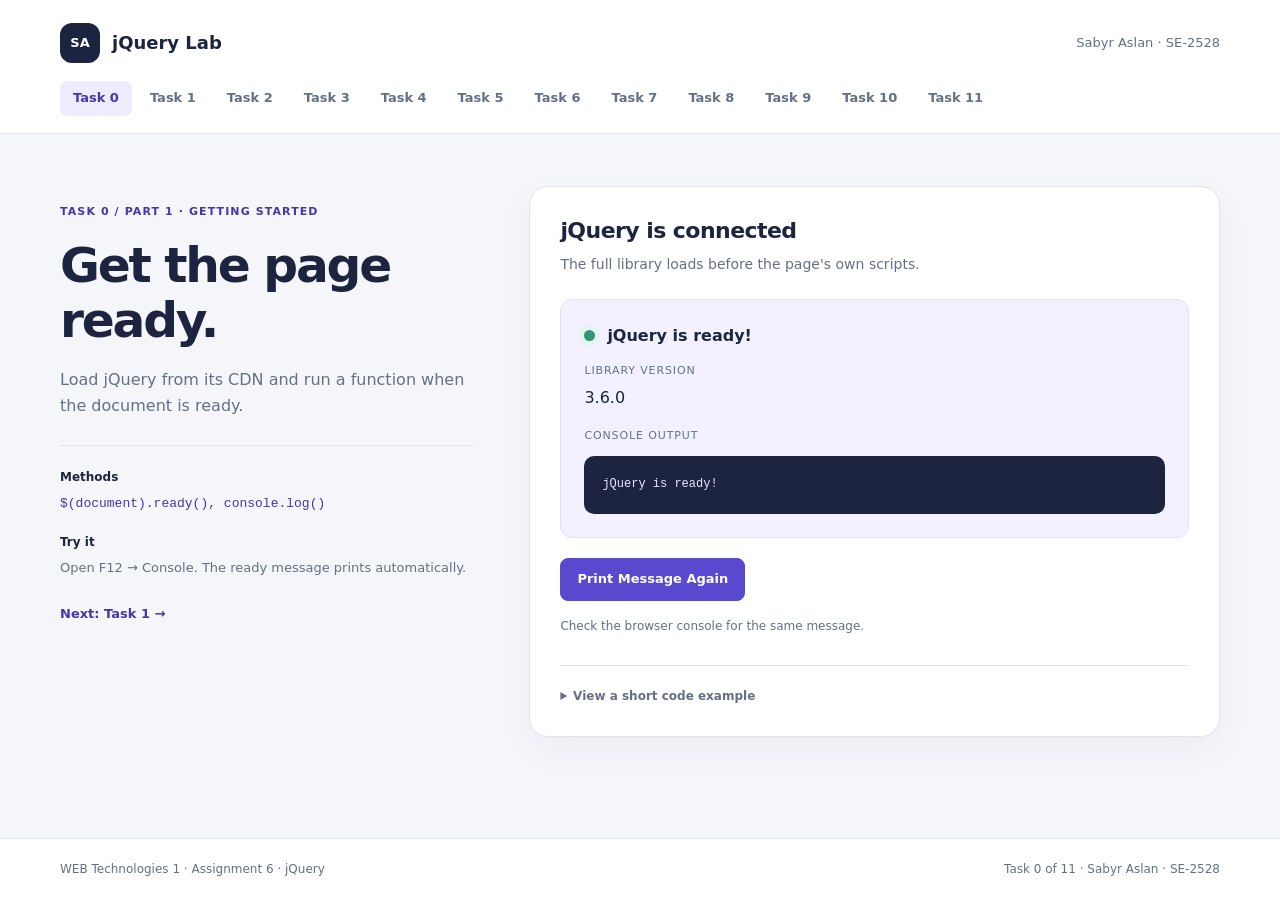
<file: index.html>
<!doctype html>
<html lang="en">
<head>
  <meta charset="utf-8">
  <meta name="viewport" content="width=device-width, initial-scale=1">
  <meta name="description" content="Assignment 6, Task 0: Setup. jQuery lab by Sabyr Aslan, SE-2528.">
  <title>Task 0: Setup | jQuery Lab</title>
  <link rel="stylesheet" href="styles.css">
  <script src="https://code.jquery.com/jquery-3.7.1.min.js" integrity="sha256-/JqT3SQfawRcv/BIHPThkBvs0OEvtFFmqPF/lYI/Cxo=" crossorigin="anonymous" defer></script>
  <script src="scripts/common.js" defer></script>
  <script src="scripts/task0.js" defer></script>
</head>
<body>
  <a class="skip-link" href="#main">Skip to content</a>
  <header class="site-header"><div class="container">
    <div class="header-top"><a class="brand" href="index.html"><span class="brand-mark">SA</span> jQuery Lab</a><p class="student">Sabyr Aslan · SE-2528</p></div>
    <nav class="site-nav" aria-label="Assignment tasks">
        <a href="index.html" aria-current="page" title="Setup">Task 0</a>
        <a href="task1.html" title="Selectors &amp; CSS">Task 1</a>
        <a href="task2.html" title="Visibility">Task 2</a>
        <a href="task3.html" title="Fade effects">Task 3</a>
        <a href="task4.html" title="Slide effects">Task 4</a>
        <a href="task5.html" title="Add &amp; remove">Task 5</a>
        <a href="task6.html" title="Attributes">Task 6</a>
        <a href="task7.html" title="Live form">Task 7</a>
        <a href="task8.html" title="Basic animation">Task 8</a>
        <a href="task9.html" title="Sequence">Task 9</a>
        <a href="task10.html" title="Combined animation">Task 10</a>
        <a href="task11.html" title="Image gallery">Task 11</a>
    </nav>
  </div></header>
  <main class="page-main container" id="main">
    <p class="library-error" id="library-error" role="alert" hidden>jQuery could not load from its CDN. Check your internet connection and reload this page.</p>
    <div class="page-layout">
      <section class="page-copy" aria-labelledby="page-title">
        <p class="eyebrow">Task 0 / Part 1 · Getting started</p>
        <h1 id="page-title">Get the page ready.</h1>
        <p class="lede">Load jQuery from its CDN and run a function when the document is ready.</p>
        <dl class="task-detail"><dt>Methods</dt><dd><code>$(document).ready(), console.log()</code></dd><dt>Try it</dt><dd>Open F12 → Console. The ready message prints automatically.</dd></dl>
        <nav class="pager" aria-label="Previous and next tasks"><a href="task1.html">Next: Task 1 →</a></nav>
      </section>
      <section class="demo-panel" aria-labelledby="demo-title">
        <h2 id="demo-title">jQuery is connected</h2>
        <p class="panel-lead">The full library loads before the page's own scripts.</p>
        <div class="demo-surface"><div class="ready-result"><span class="ready-dot" id="ready-dot" aria-hidden="true"></span><span id="ready-message">Waiting for jQuery…</span></div><p class="mini-label">Library version</p><p id="jquery-version">Loading…</p><p class="mini-label">Console output</p><pre id="console-output" aria-label="Ready message"></pre></div><div class="button-row"><button type="button" id="run-ready">Print Message Again</button></div><p class="status" id="ready-status" role="status">Check the browser console for the same message.</p>
        <details class="example"><summary>View a short code example</summary><pre><code>$(document).ready(function () {
  console.log(&quot;jQuery is ready!&quot;);
});</code></pre></details>
        <noscript><p class="status">Enable JavaScript to use the interactive demo.</p></noscript>
      </section>
    </div>
  </main>
  <footer class="site-footer"><div class="container footer-inner"><p>WEB Technologies 1 · Assignment 6 · jQuery</p><p>Task 0 of 11 · Sabyr Aslan · SE-2528</p></div></footer>
</body>
</html>
</file>
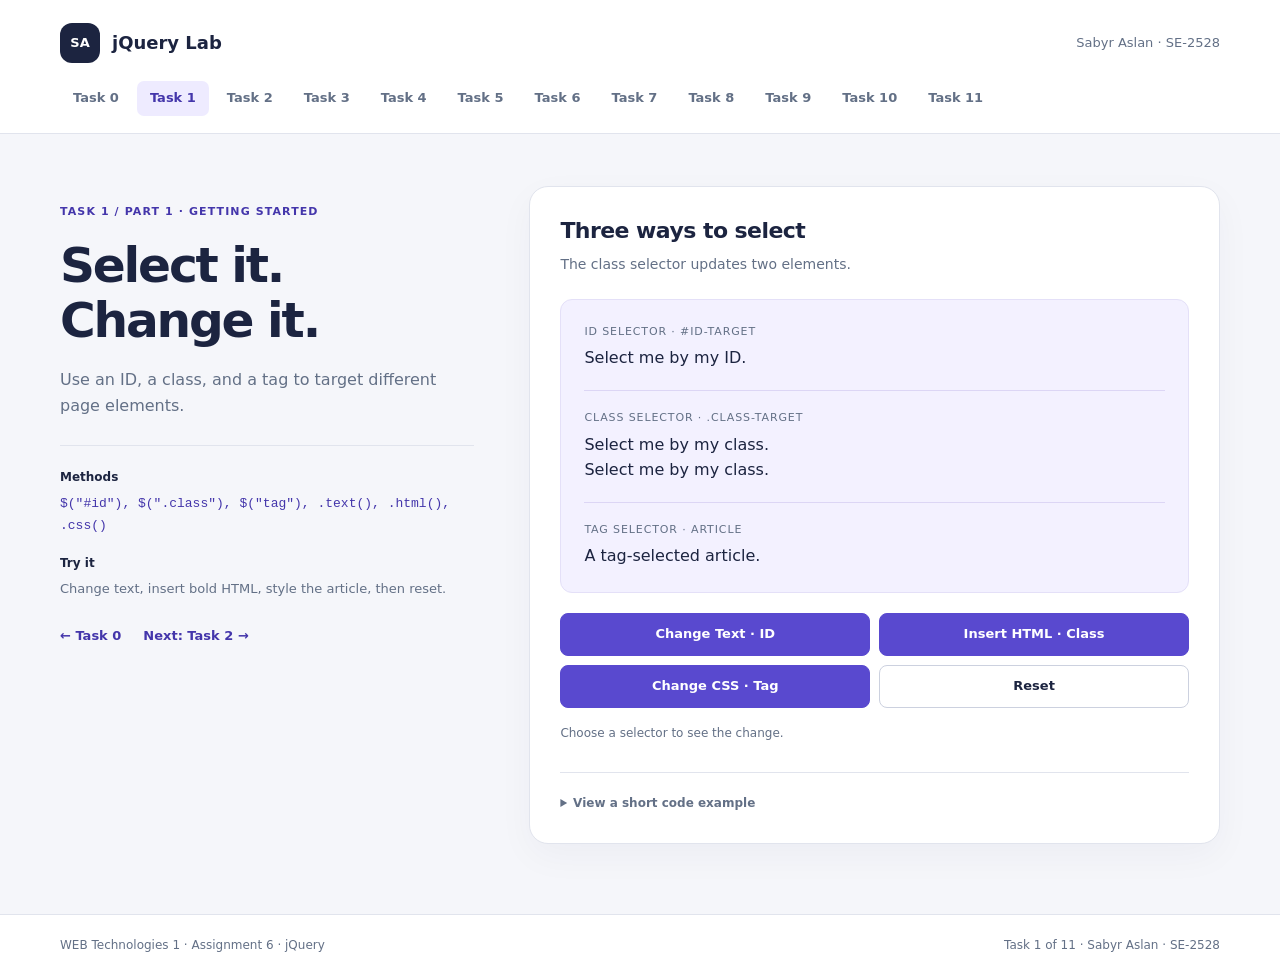
<file: task1.html>
<!doctype html>
<html lang="en">
<head>
  <meta charset="utf-8">
  <meta name="viewport" content="width=device-width, initial-scale=1">
  <meta name="description" content="Assignment 6, Task 1: Selectors &amp; CSS. jQuery lab by Sabyr Aslan, SE-2528.">
  <title>Task 1: Selectors &amp; CSS | jQuery Lab</title>
  <link rel="stylesheet" href="styles.css">
  <script src="https://code.jquery.com/jquery-3.7.1.min.js" integrity="sha256-/JqT3SQfawRcv/BIHPThkBvs0OEvtFFmqPF/lYI/Cxo=" crossorigin="anonymous" defer></script>
  <script src="scripts/common.js" defer></script>
  <script src="scripts/task1.js" defer></script>
</head>
<body>
  <a class="skip-link" href="#main">Skip to content</a>
  <header class="site-header"><div class="container">
    <div class="header-top"><a class="brand" href="index.html"><span class="brand-mark">SA</span> jQuery Lab</a><p class="student">Sabyr Aslan · SE-2528</p></div>
    <nav class="site-nav" aria-label="Assignment tasks">
        <a href="index.html" title="Setup">Task 0</a>
        <a href="task1.html" aria-current="page" title="Selectors &amp; CSS">Task 1</a>
        <a href="task2.html" title="Visibility">Task 2</a>
        <a href="task3.html" title="Fade effects">Task 3</a>
        <a href="task4.html" title="Slide effects">Task 4</a>
        <a href="task5.html" title="Add &amp; remove">Task 5</a>
        <a href="task6.html" title="Attributes">Task 6</a>
        <a href="task7.html" title="Live form">Task 7</a>
        <a href="task8.html" title="Basic animation">Task 8</a>
        <a href="task9.html" title="Sequence">Task 9</a>
        <a href="task10.html" title="Combined animation">Task 10</a>
        <a href="task11.html" title="Image gallery">Task 11</a>
    </nav>
  </div></header>
  <main class="page-main container" id="main">
    <p class="library-error" id="library-error" role="alert" hidden>jQuery could not load from its CDN. Check your internet connection and reload this page.</p>
    <div class="page-layout">
      <section class="page-copy" aria-labelledby="page-title">
        <p class="eyebrow">Task 1 / Part 1 · Getting started</p>
        <h1 id="page-title">Select it. Change it.</h1>
        <p class="lede">Use an ID, a class, and a tag to target different page elements.</p>
        <dl class="task-detail"><dt>Methods</dt><dd><code>$(&quot;#id&quot;), $(&quot;.class&quot;), $(&quot;tag&quot;), .text(), .html(), .css()</code></dd><dt>Try it</dt><dd>Change text, insert bold HTML, style the article, then reset.</dd></dl>
        <nav class="pager" aria-label="Previous and next tasks"><a href="index.html">← Task 0</a><a href="task2.html">Next: Task 2 →</a></nav>
      </section>
      <section class="demo-panel" aria-labelledby="demo-title">
        <h2 id="demo-title">Three ways to select</h2>
        <p class="panel-lead">The class selector updates two elements.</p>
        <div class="demo-surface"><div class="selector-block"><p class="mini-label">ID selector · #id-target</p><p class="selector-text" id="id-target">Select me by my ID.</p></div><div class="selector-block"><p class="mini-label">Class selector · .class-target</p><p class="selector-text class-target">Select me by my class.</p><p class="selector-text class-target">Select me by my class.</p></div><div class="selector-block"><p class="mini-label">Tag selector · article</p><article>A tag-selected article.</article></div></div><div class="method-buttons"><button type="button" id="change-text">Change Text · ID</button><button type="button" id="change-html">Insert HTML · Class</button><button type="button" id="change-css">Change CSS · Tag</button><button type="button" class="secondary" id="reset-selectors">Reset</button></div><p class="status" id="selector-status" role="status">Choose a selector to see the change.</p>
        <details class="example"><summary>View a short code example</summary><pre><code>$(&quot;#id-target&quot;).text(&quot;Updated text&quot;);
$(&quot;.class-target&quot;).html(&quot;&lt;strong&gt;Bold text&lt;/strong&gt;&quot;);
$(&quot;article&quot;).css(&quot;color&quot;, &quot;#236b52&quot;);</code></pre></details>
        <noscript><p class="status">Enable JavaScript to use the interactive demo.</p></noscript>
      </section>
    </div>
  </main>
  <footer class="site-footer"><div class="container footer-inner"><p>WEB Technologies 1 · Assignment 6 · jQuery</p><p>Task 1 of 11 · Sabyr Aslan · SE-2528</p></div></footer>
</body>
</html>
</file>
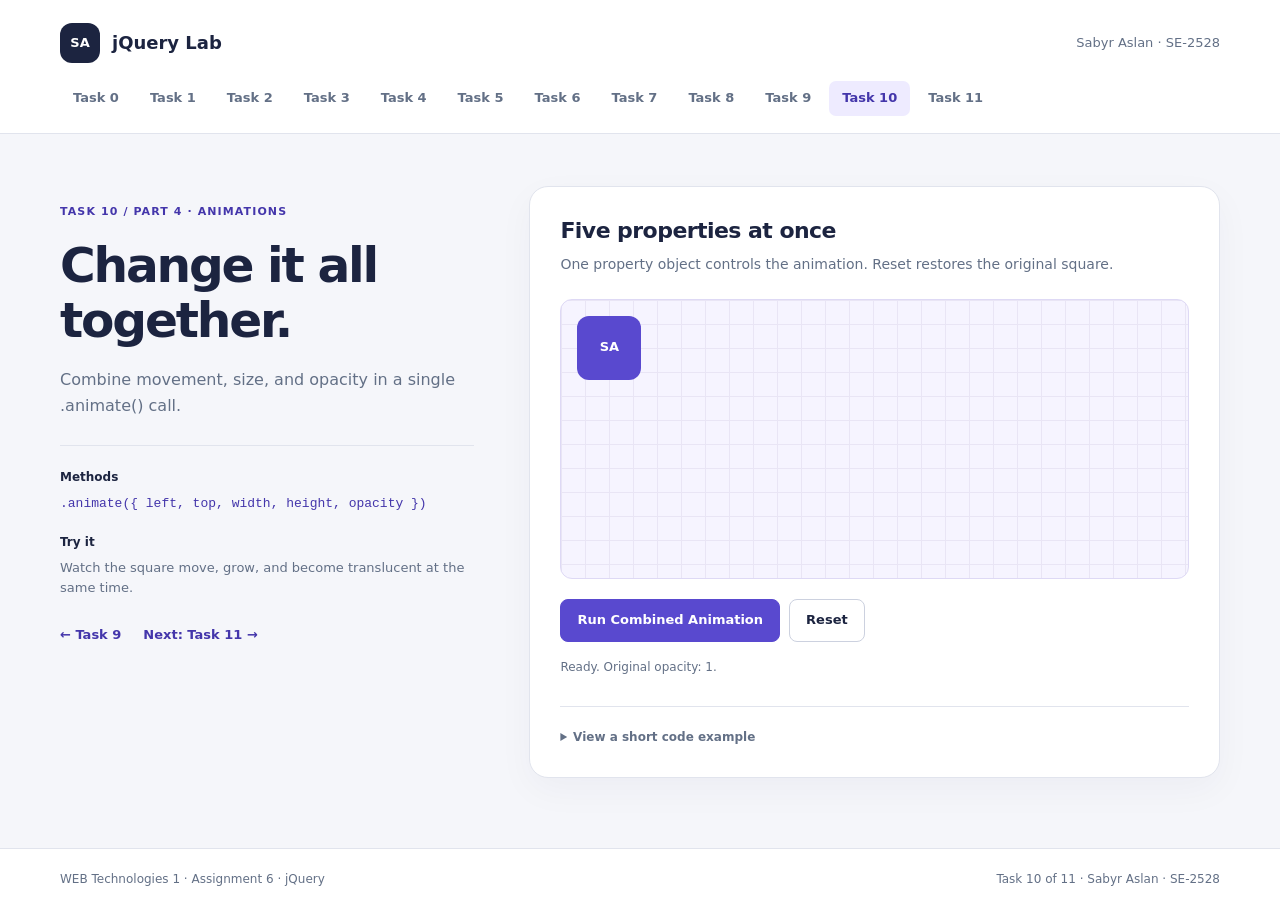
<file: task10.html>
<!doctype html>
<html lang="en">
<head>
  <meta charset="utf-8">
  <meta name="viewport" content="width=device-width, initial-scale=1">
  <meta name="description" content="Assignment 6, Task 10: Combined animation. jQuery lab by Sabyr Aslan, SE-2528.">
  <title>Task 10: Combined animation | jQuery Lab</title>
  <link rel="stylesheet" href="styles.css">
  <script src="https://code.jquery.com/jquery-3.7.1.min.js" integrity="sha256-/JqT3SQfawRcv/BIHPThkBvs0OEvtFFmqPF/lYI/Cxo=" crossorigin="anonymous" defer></script>
  <script src="scripts/common.js" defer></script>
  <script src="scripts/task10.js" defer></script>
</head>
<body>
  <a class="skip-link" href="#main">Skip to content</a>
  <header class="site-header"><div class="container">
    <div class="header-top"><a class="brand" href="index.html"><span class="brand-mark">SA</span> jQuery Lab</a><p class="student">Sabyr Aslan · SE-2528</p></div>
    <nav class="site-nav" aria-label="Assignment tasks">
        <a href="index.html" title="Setup">Task 0</a>
        <a href="task1.html" title="Selectors &amp; CSS">Task 1</a>
        <a href="task2.html" title="Visibility">Task 2</a>
        <a href="task3.html" title="Fade effects">Task 3</a>
        <a href="task4.html" title="Slide effects">Task 4</a>
        <a href="task5.html" title="Add &amp; remove">Task 5</a>
        <a href="task6.html" title="Attributes">Task 6</a>
        <a href="task7.html" title="Live form">Task 7</a>
        <a href="task8.html" title="Basic animation">Task 8</a>
        <a href="task9.html" title="Sequence">Task 9</a>
        <a href="task10.html" aria-current="page" title="Combined animation">Task 10</a>
        <a href="task11.html" title="Image gallery">Task 11</a>
    </nav>
  </div></header>
  <main class="page-main container" id="main">
    <p class="library-error" id="library-error" role="alert" hidden>jQuery could not load from its CDN. Check your internet connection and reload this page.</p>
    <div class="page-layout">
      <section class="page-copy" aria-labelledby="page-title">
        <p class="eyebrow">Task 10 / Part 4 · Animations</p>
        <h1 id="page-title">Change it all together.</h1>
        <p class="lede">Combine movement, size, and opacity in a single .animate() call.</p>
        <dl class="task-detail"><dt>Methods</dt><dd><code>.animate({ left, top, width, height, opacity })</code></dd><dt>Try it</dt><dd>Watch the square move, grow, and become translucent at the same time.</dd></dl>
        <nav class="pager" aria-label="Previous and next tasks"><a href="task9.html">← Task 9</a><a href="task11.html">Next: Task 11 →</a></nav>
      </section>
      <section class="demo-panel" aria-labelledby="demo-title">
        <h2 id="demo-title">Five properties at once</h2>
        <p class="panel-lead">One property object controls the animation. Reset restores the original square.</p>
        <div class="animation-stage" id="animation-stage" aria-label="Animation area"><div class="animated-box" id="animation-box" aria-label="Animated purple square">SA</div></div><div class="button-row"><button type="button" id="combined-animation">Run Combined Animation</button><button type="button" class="secondary" id="reset-box">Reset</button></div><p class="status" id="animation-status" role="status">Ready. Original opacity: 1.</p>
        <details class="example"><summary>View a short code example</summary><pre><code>$(&quot;#animation-box&quot;).animate({
  left: 180, top: 115,
  width: 110, height: 110,
  opacity: 0.35
}, 1000);</code></pre></details>
        <noscript><p class="status">Enable JavaScript to use the interactive demo.</p></noscript>
      </section>
    </div>
  </main>
  <footer class="site-footer"><div class="container footer-inner"><p>WEB Technologies 1 · Assignment 6 · jQuery</p><p>Task 10 of 11 · Sabyr Aslan · SE-2528</p></div></footer>
</body>
</html>
</file>
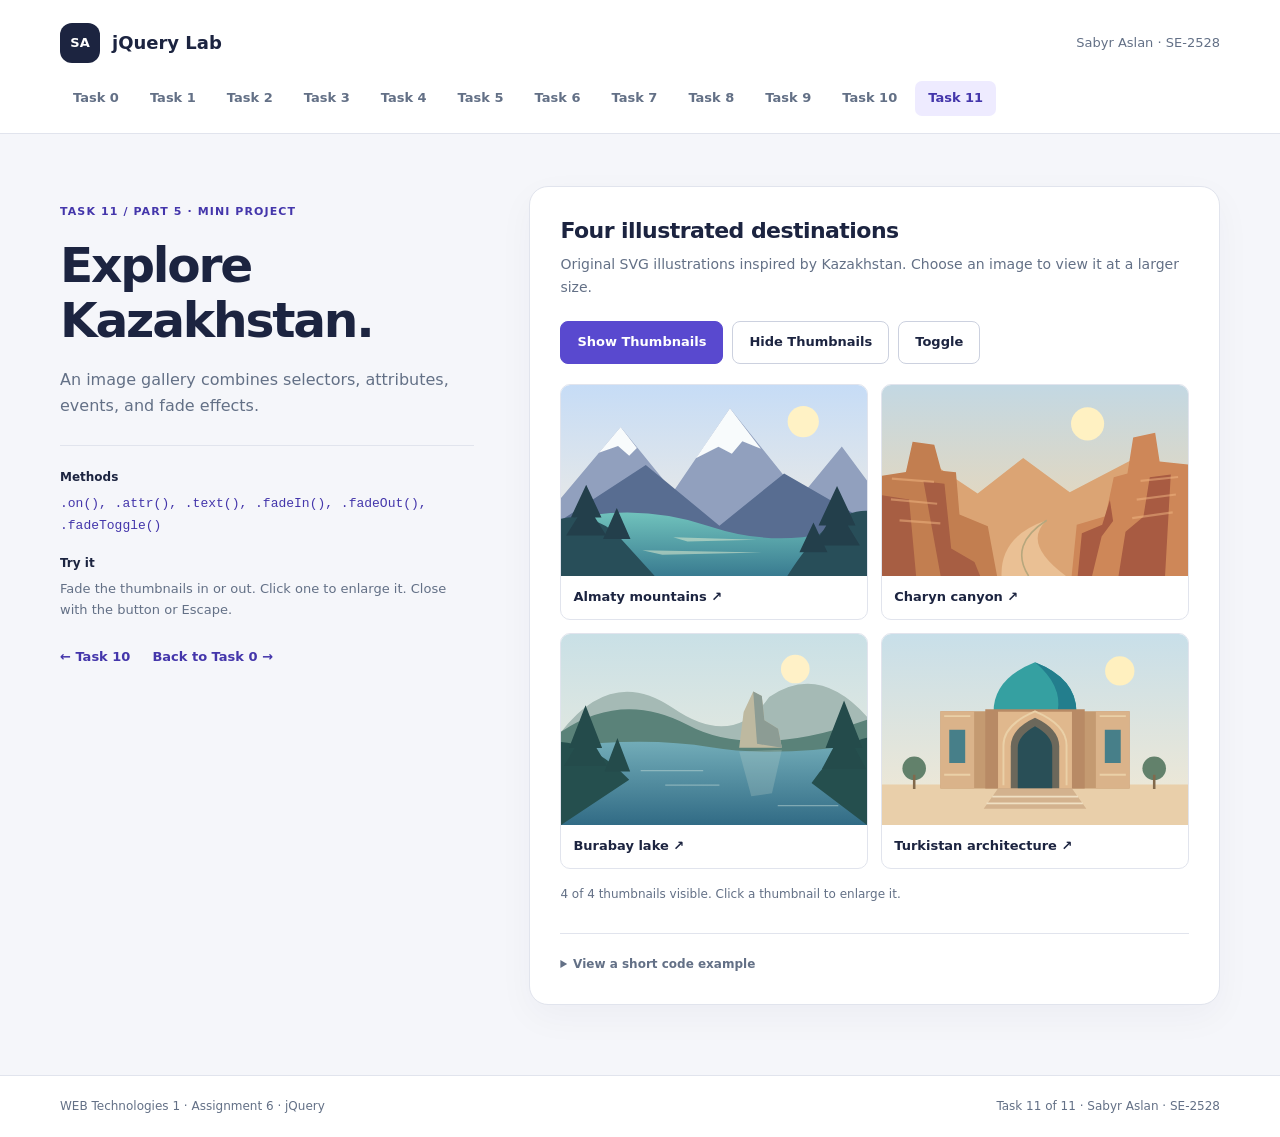
<file: task11.html>
<!doctype html>
<html lang="en">
<head>
  <meta charset="utf-8">
  <meta name="viewport" content="width=device-width, initial-scale=1">
  <meta name="description" content="Assignment 6, Task 11: Image gallery. jQuery lab by Sabyr Aslan, SE-2528.">
  <title>Task 11: Image gallery | jQuery Lab</title>
  <link rel="stylesheet" href="styles.css">
  <script src="https://code.jquery.com/jquery-3.7.1.min.js" integrity="sha256-/JqT3SQfawRcv/BIHPThkBvs0OEvtFFmqPF/lYI/Cxo=" crossorigin="anonymous" defer></script>
  <script src="scripts/common.js" defer></script>
  <script src="scripts/task11.js" defer></script>
</head>
<body>
  <a class="skip-link" href="#main">Skip to content</a>
  <header class="site-header"><div class="container">
    <div class="header-top"><a class="brand" href="index.html"><span class="brand-mark">SA</span> jQuery Lab</a><p class="student">Sabyr Aslan · SE-2528</p></div>
    <nav class="site-nav" aria-label="Assignment tasks">
        <a href="index.html" title="Setup">Task 0</a>
        <a href="task1.html" title="Selectors &amp; CSS">Task 1</a>
        <a href="task2.html" title="Visibility">Task 2</a>
        <a href="task3.html" title="Fade effects">Task 3</a>
        <a href="task4.html" title="Slide effects">Task 4</a>
        <a href="task5.html" title="Add &amp; remove">Task 5</a>
        <a href="task6.html" title="Attributes">Task 6</a>
        <a href="task7.html" title="Live form">Task 7</a>
        <a href="task8.html" title="Basic animation">Task 8</a>
        <a href="task9.html" title="Sequence">Task 9</a>
        <a href="task10.html" title="Combined animation">Task 10</a>
        <a href="task11.html" aria-current="page" title="Image gallery">Task 11</a>
    </nav>
  </div></header>
  <main class="page-main container" id="main">
    <p class="library-error" id="library-error" role="alert" hidden>jQuery could not load from its CDN. Check your internet connection and reload this page.</p>
    <div class="page-layout">
      <section class="page-copy" aria-labelledby="page-title">
        <p class="eyebrow">Task 11 / Part 5 · Mini project</p>
        <h1 id="page-title">Explore Kazakhstan.</h1>
        <p class="lede">An image gallery combines selectors, attributes, events, and fade effects.</p>
        <dl class="task-detail"><dt>Methods</dt><dd><code>.on(), .attr(), .text(), .fadeIn(), .fadeOut(), .fadeToggle()</code></dd><dt>Try it</dt><dd>Fade the thumbnails in or out. Click one to enlarge it. Close with the button or Escape.</dd></dl>
        <nav class="pager" aria-label="Previous and next tasks"><a href="task10.html">← Task 10</a><a href="index.html">Back to Task 0 →</a></nav>
      </section>
      <section class="demo-panel" aria-labelledby="demo-title">
        <h2 id="demo-title">Four illustrated destinations</h2>
        <p class="panel-lead">Original SVG illustrations inspired by Kazakhstan. Choose an image to view it at a larger size.</p>
        <div class="button-row"><button type="button" id="show-thumbnails">Show Thumbnails</button><button type="button" class="secondary" id="hide-thumbnails">Hide Thumbnails</button><button type="button" class="secondary" id="toggle-thumbnails">Toggle</button></div><div class="gallery-grid" id="gallery-grid">
<button type="button" class="gallery-thumbnail" data-title="Almaty mountains" data-caption="Snow-covered peaks and a turquoise mountain lake." aria-label="Enlarge Almaty mountains"><img src="assets/mountains.svg" alt="Illustration of snowy Almaty mountains and a turquoise lake" width="960" height="600"><span>Almaty mountains ↗</span></button>
<button type="button" class="gallery-thumbnail" data-title="Charyn canyon" data-caption="Warm sandstone towers around a winding canyon path." aria-label="Enlarge Charyn canyon"><img src="assets/canyon.svg" alt="Illustration of red sandstone towers in Charyn canyon" width="960" height="600"><span>Charyn canyon ↗</span></button>
<button type="button" class="gallery-thumbnail" data-title="Burabay lake" data-caption="Calm blue water, forested hills, and a solitary rock." aria-label="Enlarge Burabay lake"><img src="assets/lake.svg" alt="Illustration of Burabay lake surrounded by wooded hills" width="960" height="600"><span>Burabay lake ↗</span></button>
<button type="button" class="gallery-thumbnail" data-title="Turkistan architecture" data-caption="A turquoise dome and warm brick archways inspired by Turkistan." aria-label="Enlarge Turkistan architecture"><img src="assets/turkistan.svg" alt="Illustration of Turkistan architecture with a turquoise dome" width="960" height="600"><span>Turkistan architecture ↗</span></button>
</div><p class="status" id="gallery-status" role="status">4 of 4 thumbnails visible. Click a thumbnail to enlarge it.</p>
<dialog class="image-dialog" id="image-dialog" aria-labelledby="dialog-title" aria-describedby="dialog-caption"><div class="dialog-bar"><h2 id="dialog-title">Enlarged illustration</h2><button type="button" class="secondary" id="close-dialog" autofocus>Close</button></div><div class="dialog-image-frame"><img id="full-image" src="assets/mountains.svg" alt="Enlarged landscape illustration" width="960" height="600"></div><p class="dialog-caption" id="dialog-caption"></p></dialog>
        <details class="example"><summary>View a short code example</summary><pre><code>$(&quot;.gallery-thumbnail&quot;).on(&quot;click&quot;, function () {
  const src = $(this).find(&quot;img&quot;).attr(&quot;src&quot;);
  $(&quot;#full-image&quot;).attr(&quot;src&quot;, src).hide().fadeIn(300);
});</code></pre></details>
        <noscript><p class="status">Enable JavaScript to use the interactive demo.</p></noscript>
      </section>
    </div>
  </main>
  <footer class="site-footer"><div class="container footer-inner"><p>WEB Technologies 1 · Assignment 6 · jQuery</p><p>Task 11 of 11 · Sabyr Aslan · SE-2528</p></div></footer>
</body>
</html>
</file>
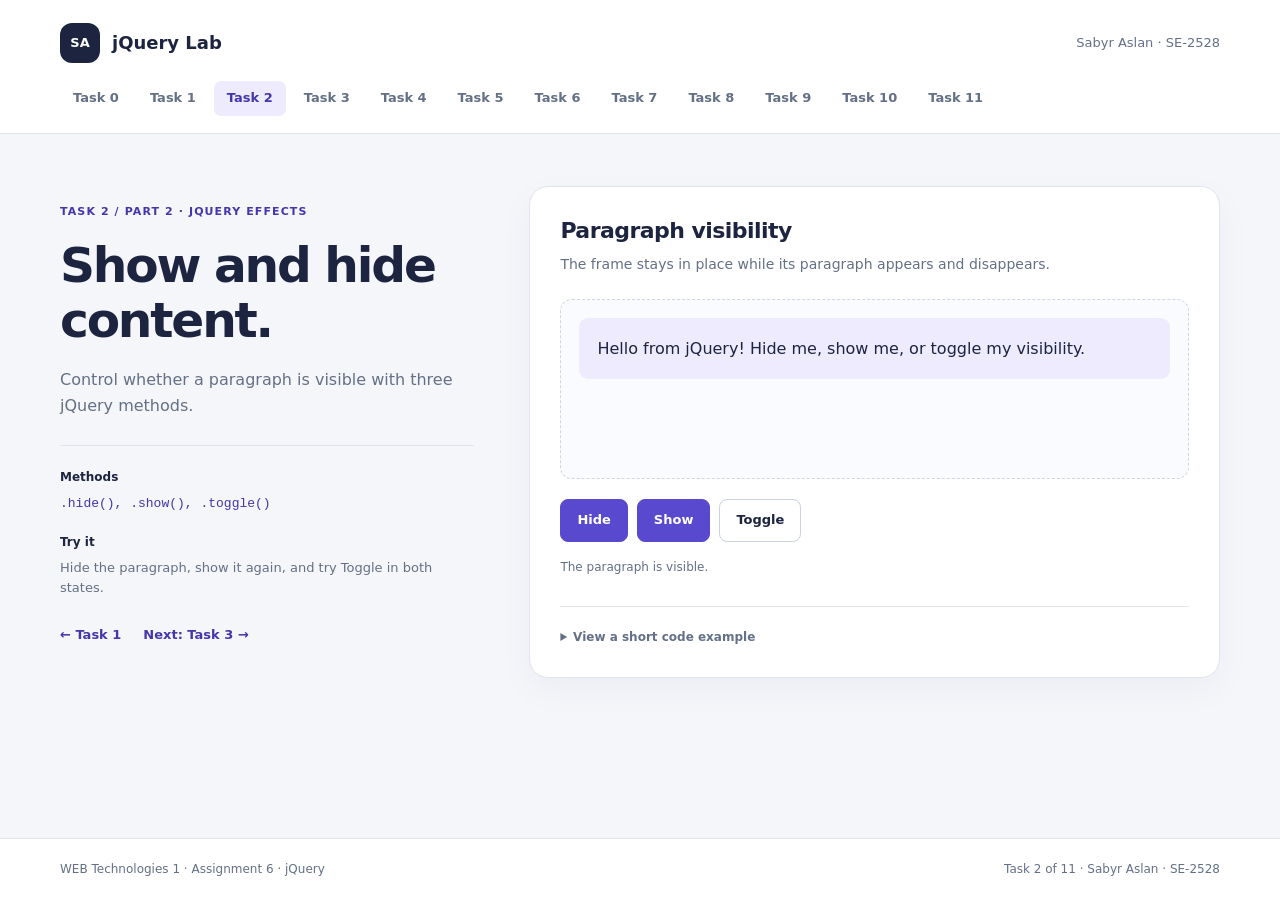
<file: task2.html>
<!doctype html>
<html lang="en">
<head>
  <meta charset="utf-8">
  <meta name="viewport" content="width=device-width, initial-scale=1">
  <meta name="description" content="Assignment 6, Task 2: Visibility. jQuery lab by Sabyr Aslan, SE-2528.">
  <title>Task 2: Visibility | jQuery Lab</title>
  <link rel="stylesheet" href="styles.css">
  <script src="https://code.jquery.com/jquery-3.7.1.min.js" integrity="sha256-/JqT3SQfawRcv/BIHPThkBvs0OEvtFFmqPF/lYI/Cxo=" crossorigin="anonymous" defer></script>
  <script src="scripts/common.js" defer></script>
  <script src="scripts/task2.js" defer></script>
</head>
<body>
  <a class="skip-link" href="#main">Skip to content</a>
  <header class="site-header"><div class="container">
    <div class="header-top"><a class="brand" href="index.html"><span class="brand-mark">SA</span> jQuery Lab</a><p class="student">Sabyr Aslan · SE-2528</p></div>
    <nav class="site-nav" aria-label="Assignment tasks">
        <a href="index.html" title="Setup">Task 0</a>
        <a href="task1.html" title="Selectors &amp; CSS">Task 1</a>
        <a href="task2.html" aria-current="page" title="Visibility">Task 2</a>
        <a href="task3.html" title="Fade effects">Task 3</a>
        <a href="task4.html" title="Slide effects">Task 4</a>
        <a href="task5.html" title="Add &amp; remove">Task 5</a>
        <a href="task6.html" title="Attributes">Task 6</a>
        <a href="task7.html" title="Live form">Task 7</a>
        <a href="task8.html" title="Basic animation">Task 8</a>
        <a href="task9.html" title="Sequence">Task 9</a>
        <a href="task10.html" title="Combined animation">Task 10</a>
        <a href="task11.html" title="Image gallery">Task 11</a>
    </nav>
  </div></header>
  <main class="page-main container" id="main">
    <p class="library-error" id="library-error" role="alert" hidden>jQuery could not load from its CDN. Check your internet connection and reload this page.</p>
    <div class="page-layout">
      <section class="page-copy" aria-labelledby="page-title">
        <p class="eyebrow">Task 2 / Part 2 · jQuery effects</p>
        <h1 id="page-title">Show and hide content.</h1>
        <p class="lede">Control whether a paragraph is visible with three jQuery methods.</p>
        <dl class="task-detail"><dt>Methods</dt><dd><code>.hide(), .show(), .toggle()</code></dd><dt>Try it</dt><dd>Hide the paragraph, show it again, and try Toggle in both states.</dd></dl>
        <nav class="pager" aria-label="Previous and next tasks"><a href="task1.html">← Task 1</a><a href="task3.html">Next: Task 3 →</a></nav>
      </section>
      <section class="demo-panel" aria-labelledby="demo-title">
        <h2 id="demo-title">Paragraph visibility</h2>
        <p class="panel-lead">The frame stays in place while its paragraph appears and disappears.</p>
        <div class="effect-frame"><p id="visibility-paragraph">Hello from jQuery! Hide me, show me, or toggle my visibility.</p></div><div class="button-row"><button type="button" id="hide-paragraph">Hide</button><button type="button" id="show-paragraph">Show</button><button type="button" class="secondary" id="toggle-paragraph">Toggle</button></div><p class="status" id="visibility-status" role="status">The paragraph is visible.</p>
        <details class="example"><summary>View a short code example</summary><pre><code>$(&quot;#visibility-paragraph&quot;).hide(250);
$(&quot;#visibility-paragraph&quot;).show(250);
$(&quot;#visibility-paragraph&quot;).toggle(250);</code></pre></details>
        <noscript><p class="status">Enable JavaScript to use the interactive demo.</p></noscript>
      </section>
    </div>
  </main>
  <footer class="site-footer"><div class="container footer-inner"><p>WEB Technologies 1 · Assignment 6 · jQuery</p><p>Task 2 of 11 · Sabyr Aslan · SE-2528</p></div></footer>
</body>
</html>
</file>
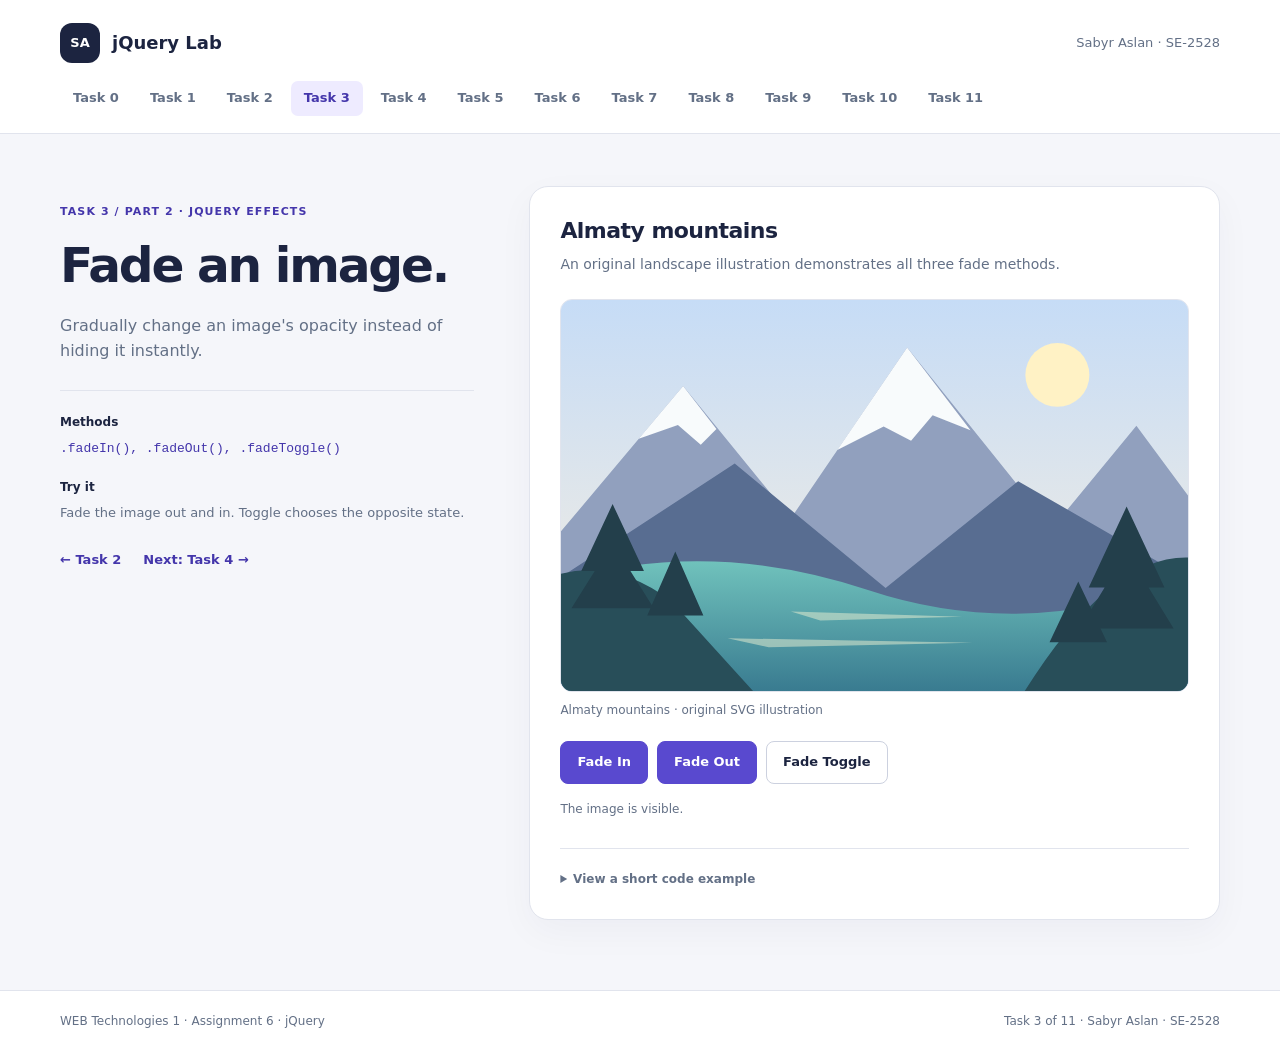
<file: task3.html>
<!doctype html>
<html lang="en">
<head>
  <meta charset="utf-8">
  <meta name="viewport" content="width=device-width, initial-scale=1">
  <meta name="description" content="Assignment 6, Task 3: Fade effects. jQuery lab by Sabyr Aslan, SE-2528.">
  <title>Task 3: Fade effects | jQuery Lab</title>
  <link rel="stylesheet" href="styles.css">
  <script src="https://code.jquery.com/jquery-3.7.1.min.js" integrity="sha256-/JqT3SQfawRcv/BIHPThkBvs0OEvtFFmqPF/lYI/Cxo=" crossorigin="anonymous" defer></script>
  <script src="scripts/common.js" defer></script>
  <script src="scripts/task3.js" defer></script>
</head>
<body>
  <a class="skip-link" href="#main">Skip to content</a>
  <header class="site-header"><div class="container">
    <div class="header-top"><a class="brand" href="index.html"><span class="brand-mark">SA</span> jQuery Lab</a><p class="student">Sabyr Aslan · SE-2528</p></div>
    <nav class="site-nav" aria-label="Assignment tasks">
        <a href="index.html" title="Setup">Task 0</a>
        <a href="task1.html" title="Selectors &amp; CSS">Task 1</a>
        <a href="task2.html" title="Visibility">Task 2</a>
        <a href="task3.html" aria-current="page" title="Fade effects">Task 3</a>
        <a href="task4.html" title="Slide effects">Task 4</a>
        <a href="task5.html" title="Add &amp; remove">Task 5</a>
        <a href="task6.html" title="Attributes">Task 6</a>
        <a href="task7.html" title="Live form">Task 7</a>
        <a href="task8.html" title="Basic animation">Task 8</a>
        <a href="task9.html" title="Sequence">Task 9</a>
        <a href="task10.html" title="Combined animation">Task 10</a>
        <a href="task11.html" title="Image gallery">Task 11</a>
    </nav>
  </div></header>
  <main class="page-main container" id="main">
    <p class="library-error" id="library-error" role="alert" hidden>jQuery could not load from its CDN. Check your internet connection and reload this page.</p>
    <div class="page-layout">
      <section class="page-copy" aria-labelledby="page-title">
        <p class="eyebrow">Task 3 / Part 2 · jQuery effects</p>
        <h1 id="page-title">Fade an image.</h1>
        <p class="lede">Gradually change an image's opacity instead of hiding it instantly.</p>
        <dl class="task-detail"><dt>Methods</dt><dd><code>.fadeIn(), .fadeOut(), .fadeToggle()</code></dd><dt>Try it</dt><dd>Fade the image out and in. Toggle chooses the opposite state.</dd></dl>
        <nav class="pager" aria-label="Previous and next tasks"><a href="task2.html">← Task 2</a><a href="task4.html">Next: Task 4 →</a></nav>
      </section>
      <section class="demo-panel" aria-labelledby="demo-title">
        <h2 id="demo-title">Almaty mountains</h2>
        <p class="panel-lead">An original landscape illustration demonstrates all three fade methods.</p>
        <figure><div class="image-frame"><img class="demo-image" id="fade-image" src="assets/mountains.svg" alt="Illustration of snowy Almaty mountains and a turquoise lake" width="960" height="600"></div><figcaption>Almaty mountains · original SVG illustration</figcaption></figure><div class="button-row"><button type="button" id="fade-in">Fade In</button><button type="button" id="fade-out">Fade Out</button><button type="button" class="secondary" id="fade-toggle">Fade Toggle</button></div><p class="status" id="fade-status" role="status">The image is visible.</p>
        <details class="example"><summary>View a short code example</summary><pre><code>$(&quot;#fade-image&quot;).fadeIn(450);
$(&quot;#fade-image&quot;).fadeOut(450);
$(&quot;#fade-image&quot;).fadeToggle(450);</code></pre></details>
        <noscript><p class="status">Enable JavaScript to use the interactive demo.</p></noscript>
      </section>
    </div>
  </main>
  <footer class="site-footer"><div class="container footer-inner"><p>WEB Technologies 1 · Assignment 6 · jQuery</p><p>Task 3 of 11 · Sabyr Aslan · SE-2528</p></div></footer>
</body>
</html>
</file>
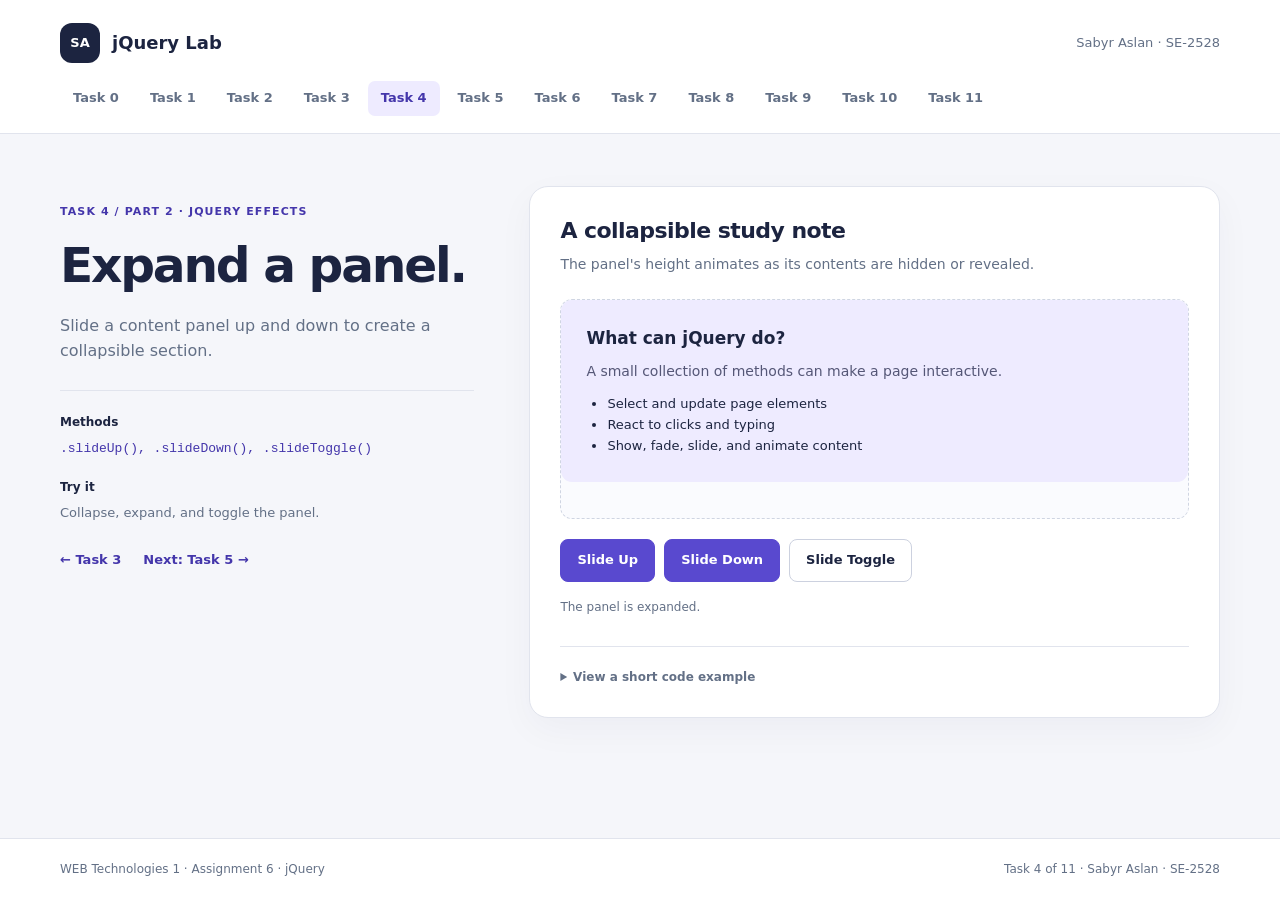
<file: task4.html>
<!doctype html>
<html lang="en">
<head>
  <meta charset="utf-8">
  <meta name="viewport" content="width=device-width, initial-scale=1">
  <meta name="description" content="Assignment 6, Task 4: Slide effects. jQuery lab by Sabyr Aslan, SE-2528.">
  <title>Task 4: Slide effects | jQuery Lab</title>
  <link rel="stylesheet" href="styles.css">
  <script src="https://code.jquery.com/jquery-3.7.1.min.js" integrity="sha256-/JqT3SQfawRcv/BIHPThkBvs0OEvtFFmqPF/lYI/Cxo=" crossorigin="anonymous" defer></script>
  <script src="scripts/common.js" defer></script>
  <script src="scripts/task4.js" defer></script>
</head>
<body>
  <a class="skip-link" href="#main">Skip to content</a>
  <header class="site-header"><div class="container">
    <div class="header-top"><a class="brand" href="index.html"><span class="brand-mark">SA</span> jQuery Lab</a><p class="student">Sabyr Aslan · SE-2528</p></div>
    <nav class="site-nav" aria-label="Assignment tasks">
        <a href="index.html" title="Setup">Task 0</a>
        <a href="task1.html" title="Selectors &amp; CSS">Task 1</a>
        <a href="task2.html" title="Visibility">Task 2</a>
        <a href="task3.html" title="Fade effects">Task 3</a>
        <a href="task4.html" aria-current="page" title="Slide effects">Task 4</a>
        <a href="task5.html" title="Add &amp; remove">Task 5</a>
        <a href="task6.html" title="Attributes">Task 6</a>
        <a href="task7.html" title="Live form">Task 7</a>
        <a href="task8.html" title="Basic animation">Task 8</a>
        <a href="task9.html" title="Sequence">Task 9</a>
        <a href="task10.html" title="Combined animation">Task 10</a>
        <a href="task11.html" title="Image gallery">Task 11</a>
    </nav>
  </div></header>
  <main class="page-main container" id="main">
    <p class="library-error" id="library-error" role="alert" hidden>jQuery could not load from its CDN. Check your internet connection and reload this page.</p>
    <div class="page-layout">
      <section class="page-copy" aria-labelledby="page-title">
        <p class="eyebrow">Task 4 / Part 2 · jQuery effects</p>
        <h1 id="page-title">Expand a panel.</h1>
        <p class="lede">Slide a content panel up and down to create a collapsible section.</p>
        <dl class="task-detail"><dt>Methods</dt><dd><code>.slideUp(), .slideDown(), .slideToggle()</code></dd><dt>Try it</dt><dd>Collapse, expand, and toggle the panel.</dd></dl>
        <nav class="pager" aria-label="Previous and next tasks"><a href="task3.html">← Task 3</a><a href="task5.html">Next: Task 5 →</a></nav>
      </section>
      <section class="demo-panel" aria-labelledby="demo-title">
        <h2 id="demo-title">A collapsible study note</h2>
        <p class="panel-lead">The panel's height animates as its contents are hidden or revealed.</p>
        <div class="slide-frame"><section class="slide-panel" id="slide-panel" aria-labelledby="slide-title"><h3 id="slide-title">What can jQuery do?</h3><p>A small collection of methods can make a page interactive.</p><ul><li>Select and update page elements</li><li>React to clicks and typing</li><li>Show, fade, slide, and animate content</li></ul></section></div><div class="button-row"><button type="button" id="slide-up" aria-controls="slide-panel">Slide Up</button><button type="button" id="slide-down" aria-controls="slide-panel">Slide Down</button><button type="button" class="secondary" id="slide-toggle" aria-controls="slide-panel" aria-expanded="true">Slide Toggle</button></div><p class="status" id="slide-status" role="status">The panel is expanded.</p>
        <details class="example"><summary>View a short code example</summary><pre><code>$(&quot;#slide-panel&quot;).slideUp(400);
$(&quot;#slide-panel&quot;).slideDown(400);
$(&quot;#slide-panel&quot;).slideToggle(400);</code></pre></details>
        <noscript><p class="status">Enable JavaScript to use the interactive demo.</p></noscript>
      </section>
    </div>
  </main>
  <footer class="site-footer"><div class="container footer-inner"><p>WEB Technologies 1 · Assignment 6 · jQuery</p><p>Task 4 of 11 · Sabyr Aslan · SE-2528</p></div></footer>
</body>
</html>
</file>
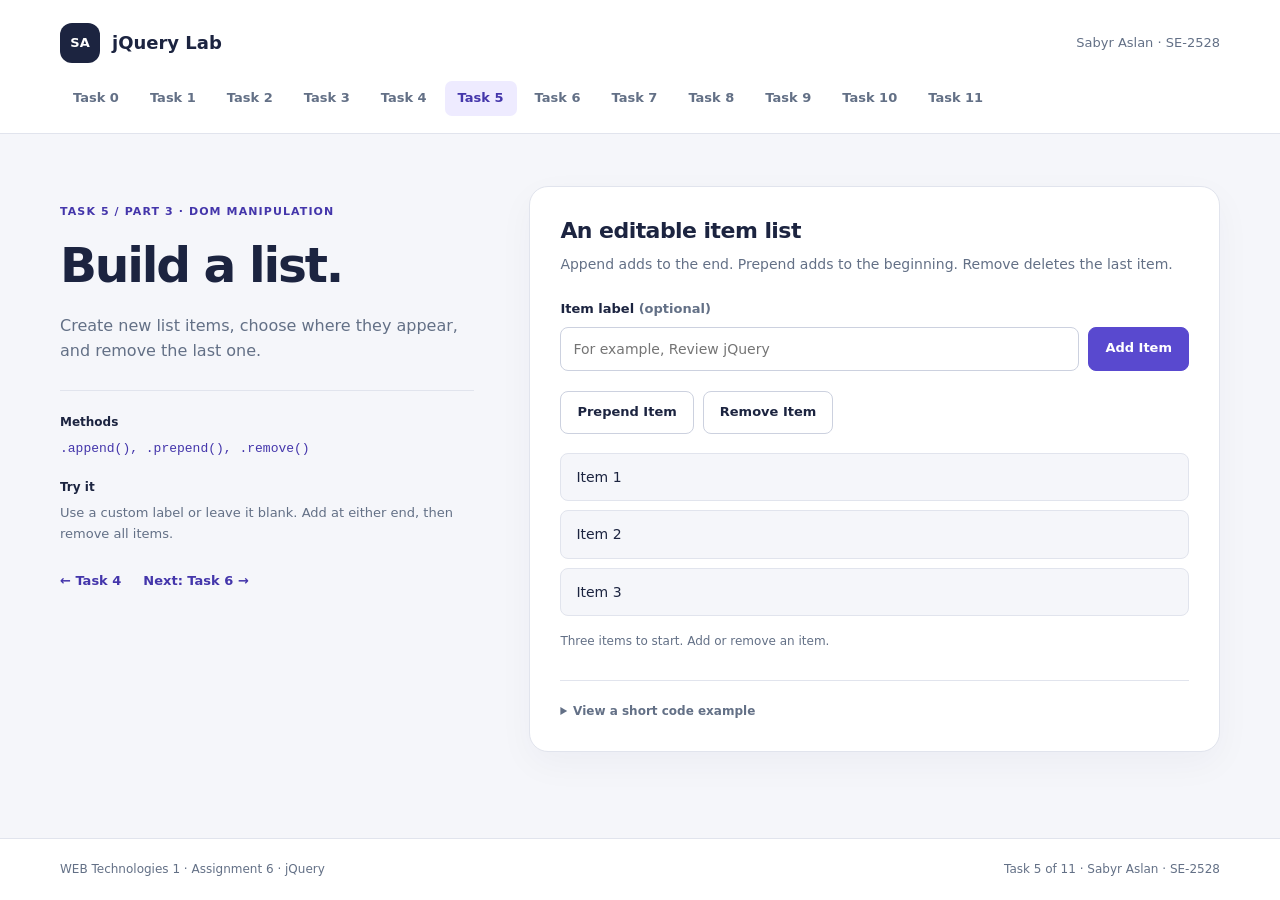
<file: task5.html>
<!doctype html>
<html lang="en">
<head>
  <meta charset="utf-8">
  <meta name="viewport" content="width=device-width, initial-scale=1">
  <meta name="description" content="Assignment 6, Task 5: Add &amp; remove. jQuery lab by Sabyr Aslan, SE-2528.">
  <title>Task 5: Add &amp; remove | jQuery Lab</title>
  <link rel="stylesheet" href="styles.css">
  <script src="https://code.jquery.com/jquery-3.7.1.min.js" integrity="sha256-/JqT3SQfawRcv/BIHPThkBvs0OEvtFFmqPF/lYI/Cxo=" crossorigin="anonymous" defer></script>
  <script src="scripts/common.js" defer></script>
  <script src="scripts/task5.js" defer></script>
</head>
<body>
  <a class="skip-link" href="#main">Skip to content</a>
  <header class="site-header"><div class="container">
    <div class="header-top"><a class="brand" href="index.html"><span class="brand-mark">SA</span> jQuery Lab</a><p class="student">Sabyr Aslan · SE-2528</p></div>
    <nav class="site-nav" aria-label="Assignment tasks">
        <a href="index.html" title="Setup">Task 0</a>
        <a href="task1.html" title="Selectors &amp; CSS">Task 1</a>
        <a href="task2.html" title="Visibility">Task 2</a>
        <a href="task3.html" title="Fade effects">Task 3</a>
        <a href="task4.html" title="Slide effects">Task 4</a>
        <a href="task5.html" aria-current="page" title="Add &amp; remove">Task 5</a>
        <a href="task6.html" title="Attributes">Task 6</a>
        <a href="task7.html" title="Live form">Task 7</a>
        <a href="task8.html" title="Basic animation">Task 8</a>
        <a href="task9.html" title="Sequence">Task 9</a>
        <a href="task10.html" title="Combined animation">Task 10</a>
        <a href="task11.html" title="Image gallery">Task 11</a>
    </nav>
  </div></header>
  <main class="page-main container" id="main">
    <p class="library-error" id="library-error" role="alert" hidden>jQuery could not load from its CDN. Check your internet connection and reload this page.</p>
    <div class="page-layout">
      <section class="page-copy" aria-labelledby="page-title">
        <p class="eyebrow">Task 5 / Part 3 · DOM manipulation</p>
        <h1 id="page-title">Build a list.</h1>
        <p class="lede">Create new list items, choose where they appear, and remove the last one.</p>
        <dl class="task-detail"><dt>Methods</dt><dd><code>.append(), .prepend(), .remove()</code></dd><dt>Try it</dt><dd>Use a custom label or leave it blank. Add at either end, then remove all items.</dd></dl>
        <nav class="pager" aria-label="Previous and next tasks"><a href="task4.html">← Task 4</a><a href="task6.html">Next: Task 6 →</a></nav>
      </section>
      <section class="demo-panel" aria-labelledby="demo-title">
        <h2 id="demo-title">An editable item list</h2>
        <p class="panel-lead">Append adds to the end. Prepend adds to the beginning. Remove deletes the last item.</p>
        <label for="item-text">Item label <span class="student">(optional)</span></label><div class="item-entry"><input type="text" id="item-text" maxlength="80" placeholder="For example, Review jQuery"><button type="button" id="add-item">Add Item</button></div><div class="button-row"><button type="button" class="secondary" id="prepend-item">Prepend Item</button><button type="button" class="secondary" id="remove-item">Remove Item</button></div><ul class="item-list" id="item-list" aria-label="Editable items"><li>Item 1</li><li>Item 2</li><li>Item 3</li></ul><p class="empty-state" id="empty-list" hidden>No items yet. Add an item to start again.</p><p class="status" id="list-status" role="status">Three items to start. Add or remove an item.</p>
        <details class="example"><summary>View a short code example</summary><pre><code>$(&quot;#item-list&quot;).append($(&quot;&lt;li&gt;&quot;).text(&quot;Last item&quot;));
$(&quot;#item-list&quot;).prepend($(&quot;&lt;li&gt;&quot;).text(&quot;First item&quot;));
$(&quot;#item-list li&quot;).last().remove();</code></pre></details>
        <noscript><p class="status">Enable JavaScript to use the interactive demo.</p></noscript>
      </section>
    </div>
  </main>
  <footer class="site-footer"><div class="container footer-inner"><p>WEB Technologies 1 · Assignment 6 · jQuery</p><p>Task 5 of 11 · Sabyr Aslan · SE-2528</p></div></footer>
</body>
</html>
</file>
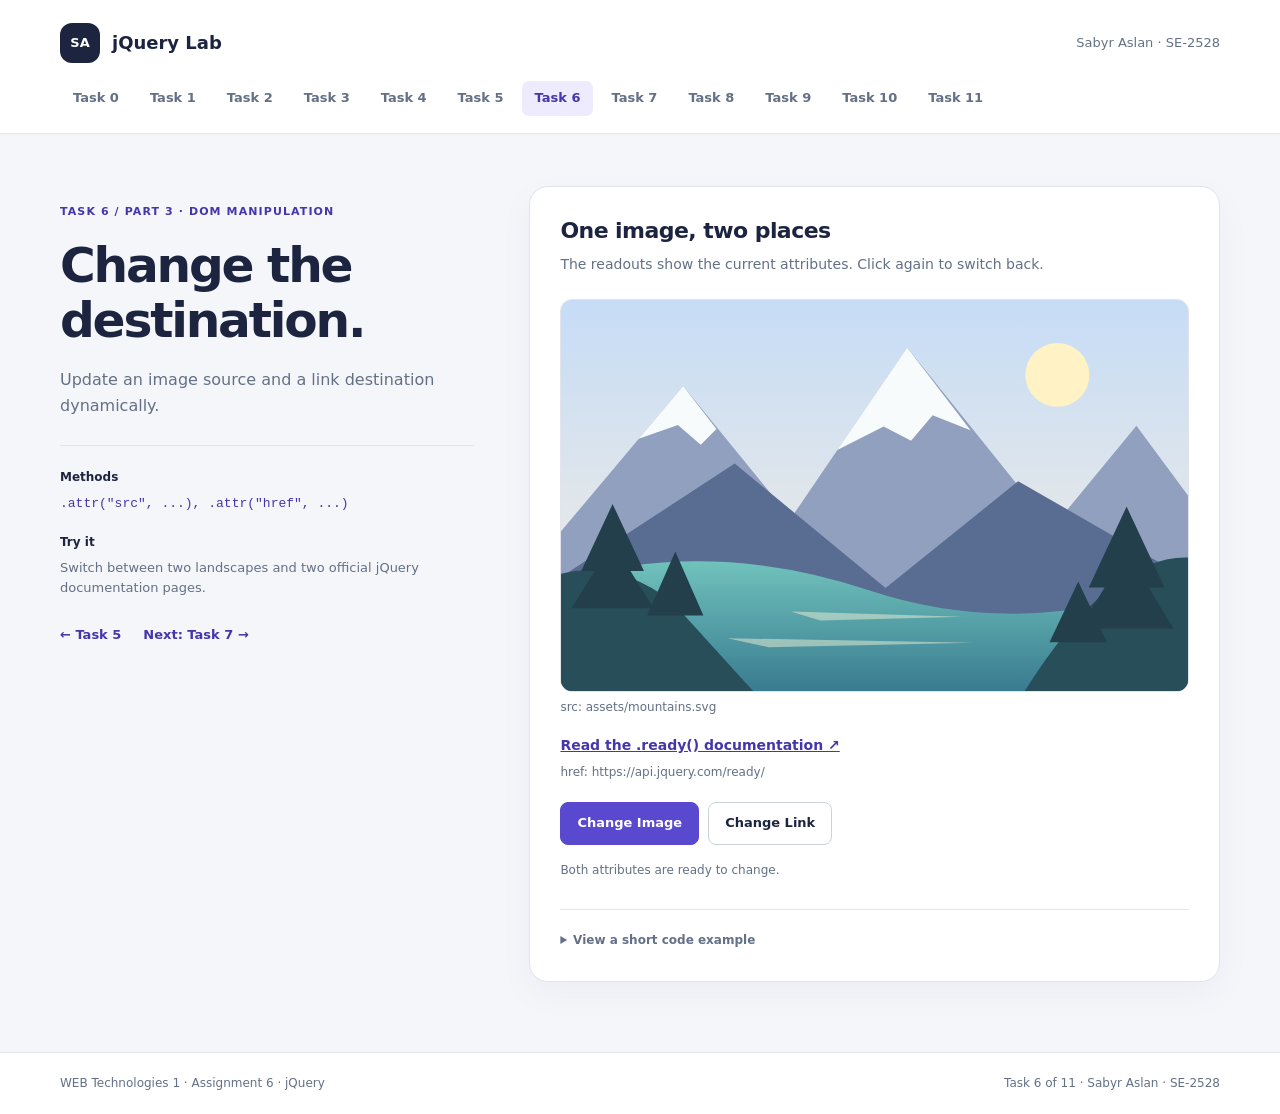
<file: task6.html>
<!doctype html>
<html lang="en">
<head>
  <meta charset="utf-8">
  <meta name="viewport" content="width=device-width, initial-scale=1">
  <meta name="description" content="Assignment 6, Task 6: Attributes. jQuery lab by Sabyr Aslan, SE-2528.">
  <title>Task 6: Attributes | jQuery Lab</title>
  <link rel="stylesheet" href="styles.css">
  <script src="https://code.jquery.com/jquery-3.7.1.min.js" integrity="sha256-/JqT3SQfawRcv/BIHPThkBvs0OEvtFFmqPF/lYI/Cxo=" crossorigin="anonymous" defer></script>
  <script src="scripts/common.js" defer></script>
  <script src="scripts/task6.js" defer></script>
</head>
<body>
  <a class="skip-link" href="#main">Skip to content</a>
  <header class="site-header"><div class="container">
    <div class="header-top"><a class="brand" href="index.html"><span class="brand-mark">SA</span> jQuery Lab</a><p class="student">Sabyr Aslan · SE-2528</p></div>
    <nav class="site-nav" aria-label="Assignment tasks">
        <a href="index.html" title="Setup">Task 0</a>
        <a href="task1.html" title="Selectors &amp; CSS">Task 1</a>
        <a href="task2.html" title="Visibility">Task 2</a>
        <a href="task3.html" title="Fade effects">Task 3</a>
        <a href="task4.html" title="Slide effects">Task 4</a>
        <a href="task5.html" title="Add &amp; remove">Task 5</a>
        <a href="task6.html" aria-current="page" title="Attributes">Task 6</a>
        <a href="task7.html" title="Live form">Task 7</a>
        <a href="task8.html" title="Basic animation">Task 8</a>
        <a href="task9.html" title="Sequence">Task 9</a>
        <a href="task10.html" title="Combined animation">Task 10</a>
        <a href="task11.html" title="Image gallery">Task 11</a>
    </nav>
  </div></header>
  <main class="page-main container" id="main">
    <p class="library-error" id="library-error" role="alert" hidden>jQuery could not load from its CDN. Check your internet connection and reload this page.</p>
    <div class="page-layout">
      <section class="page-copy" aria-labelledby="page-title">
        <p class="eyebrow">Task 6 / Part 3 · DOM manipulation</p>
        <h1 id="page-title">Change the destination.</h1>
        <p class="lede">Update an image source and a link destination dynamically.</p>
        <dl class="task-detail"><dt>Methods</dt><dd><code>.attr(&quot;src&quot;, ...), .attr(&quot;href&quot;, ...)</code></dd><dt>Try it</dt><dd>Switch between two landscapes and two official jQuery documentation pages.</dd></dl>
        <nav class="pager" aria-label="Previous and next tasks"><a href="task5.html">← Task 5</a><a href="task7.html">Next: Task 7 →</a></nav>
      </section>
      <section class="demo-panel" aria-labelledby="demo-title">
        <h2 id="demo-title">One image, two places</h2>
        <p class="panel-lead">The readouts show the current attributes. Click again to switch back.</p>
        <div class="image-frame"><img class="demo-image" id="attribute-image" src="assets/mountains.svg" alt="Illustration of Almaty mountains" width="960" height="600"></div><p class="attribute-readout" id="image-source">src: assets/mountains.svg</p><a class="attribute-link" id="dynamic-link" href="https://api.jquery.com/ready/" target="_blank" rel="noopener noreferrer">Read the .ready() documentation ↗</a><p class="attribute-readout" id="link-target">href: https://api.jquery.com/ready/</p><div class="button-row"><button type="button" id="change-image">Change Image</button><button type="button" class="secondary" id="change-link">Change Link</button></div><p class="status" id="attribute-status" role="status">Both attributes are ready to change.</p>
        <details class="example"><summary>View a short code example</summary><pre><code>$(&quot;#attribute-image&quot;).attr(&quot;src&quot;, &quot;assets/canyon.svg&quot;);
$(&quot;#dynamic-link&quot;).attr(&quot;href&quot;, &quot;https://api.jquery.com/animate/&quot;);</code></pre></details>
        <noscript><p class="status">Enable JavaScript to use the interactive demo.</p></noscript>
      </section>
    </div>
  </main>
  <footer class="site-footer"><div class="container footer-inner"><p>WEB Technologies 1 · Assignment 6 · jQuery</p><p>Task 6 of 11 · Sabyr Aslan · SE-2528</p></div></footer>
</body>
</html>
</file>
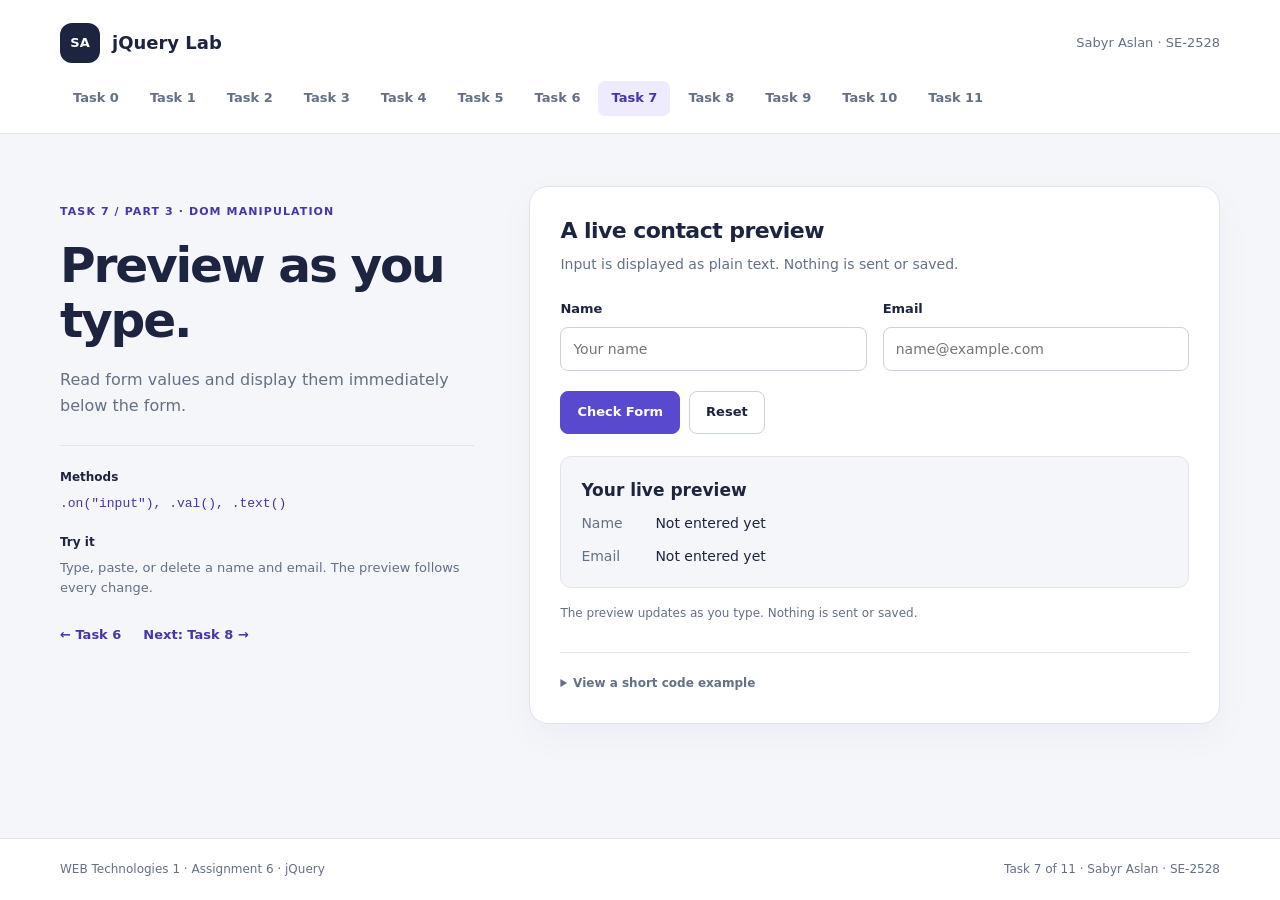
<file: task7.html>
<!doctype html>
<html lang="en">
<head>
  <meta charset="utf-8">
  <meta name="viewport" content="width=device-width, initial-scale=1">
  <meta name="description" content="Assignment 6, Task 7: Live form. jQuery lab by Sabyr Aslan, SE-2528.">
  <title>Task 7: Live form | jQuery Lab</title>
  <link rel="stylesheet" href="styles.css">
  <script src="https://code.jquery.com/jquery-3.7.1.min.js" integrity="sha256-/JqT3SQfawRcv/BIHPThkBvs0OEvtFFmqPF/lYI/Cxo=" crossorigin="anonymous" defer></script>
  <script src="scripts/common.js" defer></script>
  <script src="scripts/task7.js" defer></script>
</head>
<body>
  <a class="skip-link" href="#main">Skip to content</a>
  <header class="site-header"><div class="container">
    <div class="header-top"><a class="brand" href="index.html"><span class="brand-mark">SA</span> jQuery Lab</a><p class="student">Sabyr Aslan · SE-2528</p></div>
    <nav class="site-nav" aria-label="Assignment tasks">
        <a href="index.html" title="Setup">Task 0</a>
        <a href="task1.html" title="Selectors &amp; CSS">Task 1</a>
        <a href="task2.html" title="Visibility">Task 2</a>
        <a href="task3.html" title="Fade effects">Task 3</a>
        <a href="task4.html" title="Slide effects">Task 4</a>
        <a href="task5.html" title="Add &amp; remove">Task 5</a>
        <a href="task6.html" title="Attributes">Task 6</a>
        <a href="task7.html" aria-current="page" title="Live form">Task 7</a>
        <a href="task8.html" title="Basic animation">Task 8</a>
        <a href="task9.html" title="Sequence">Task 9</a>
        <a href="task10.html" title="Combined animation">Task 10</a>
        <a href="task11.html" title="Image gallery">Task 11</a>
    </nav>
  </div></header>
  <main class="page-main container" id="main">
    <p class="library-error" id="library-error" role="alert" hidden>jQuery could not load from its CDN. Check your internet connection and reload this page.</p>
    <div class="page-layout">
      <section class="page-copy" aria-labelledby="page-title">
        <p class="eyebrow">Task 7 / Part 3 · DOM manipulation</p>
        <h1 id="page-title">Preview as you type.</h1>
        <p class="lede">Read form values and display them immediately below the form.</p>
        <dl class="task-detail"><dt>Methods</dt><dd><code>.on(&quot;input&quot;), .val(), .text()</code></dd><dt>Try it</dt><dd>Type, paste, or delete a name and email. The preview follows every change.</dd></dl>
        <nav class="pager" aria-label="Previous and next tasks"><a href="task6.html">← Task 6</a><a href="task8.html">Next: Task 8 →</a></nav>
      </section>
      <section class="demo-panel" aria-labelledby="demo-title">
        <h2 id="demo-title">A live contact preview</h2>
        <p class="panel-lead">Input is displayed as plain text. Nothing is sent or saved.</p>
        <form id="preview-form"><div class="field-grid"><div><label for="name">Name</label><input type="text" id="name" name="name" placeholder="Your name" minlength="2" maxlength="60" autocomplete="name" required></div><div><label for="email">Email</label><input type="email" id="email" name="email" placeholder="name@example.com" maxlength="120" autocomplete="email" required></div></div><div class="button-row"><button type="submit">Check Form</button><button type="reset" class="secondary">Reset</button></div></form><section class="live-preview" aria-labelledby="preview-title"><h3 id="preview-title">Your live preview</h3><dl><dt>Name</dt><dd id="preview-name">Not entered yet</dd><dt>Email</dt><dd id="preview-email">Not entered yet</dd></dl></section><p class="status" id="form-status" role="status">The preview updates as you type. Nothing is sent or saved.</p>
        <details class="example"><summary>View a short code example</summary><pre><code>$(&quot;#name&quot;).on(&quot;input&quot;, function () {
  const name = $(this).val();
  $(&quot;#preview-name&quot;).text(name);
});</code></pre></details>
        <noscript><p class="status">Enable JavaScript to use the interactive demo.</p></noscript>
      </section>
    </div>
  </main>
  <footer class="site-footer"><div class="container footer-inner"><p>WEB Technologies 1 · Assignment 6 · jQuery</p><p>Task 7 of 11 · Sabyr Aslan · SE-2528</p></div></footer>
</body>
</html>
</file>
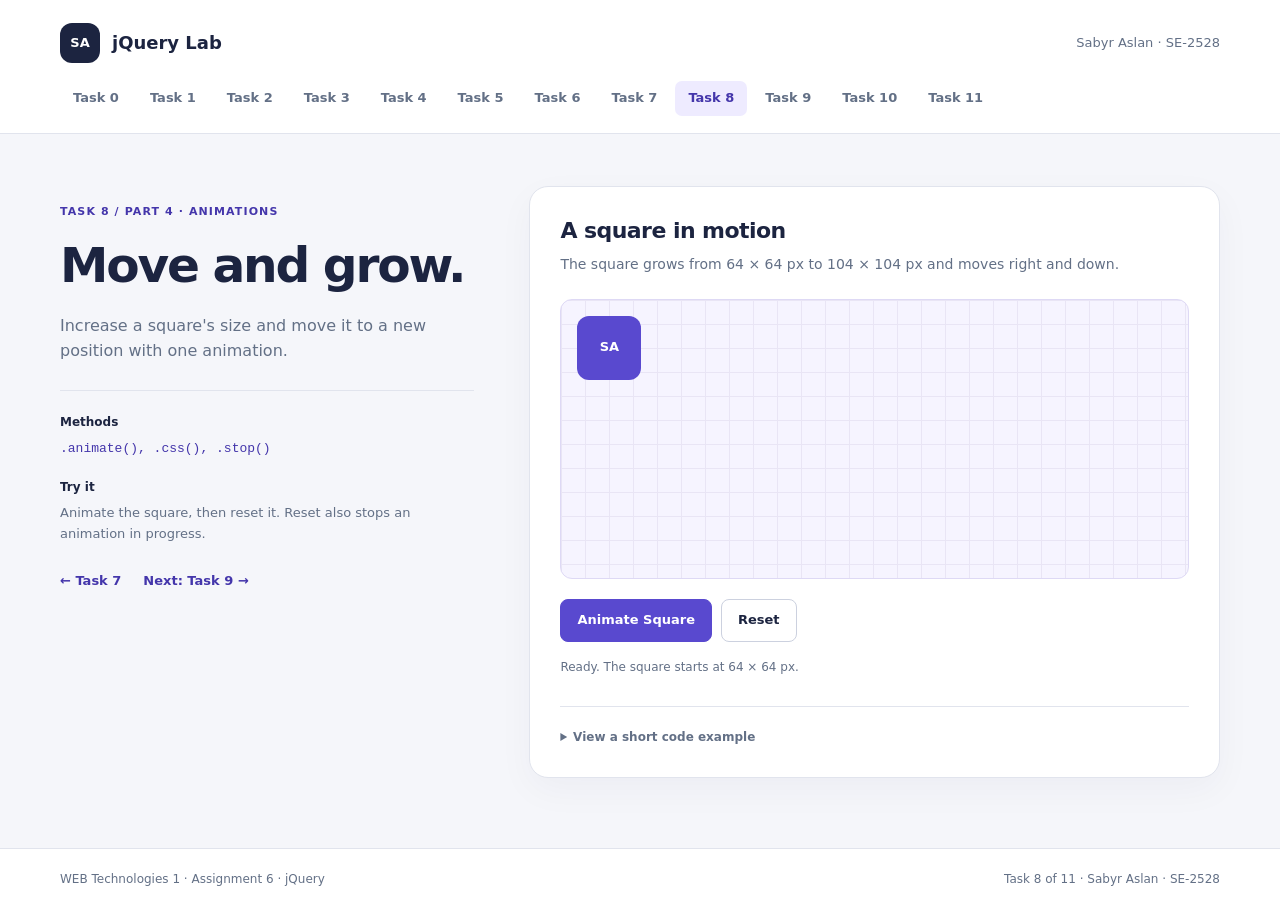
<file: task8.html>
<!doctype html>
<html lang="en">
<head>
  <meta charset="utf-8">
  <meta name="viewport" content="width=device-width, initial-scale=1">
  <meta name="description" content="Assignment 6, Task 8: Basic animation. jQuery lab by Sabyr Aslan, SE-2528.">
  <title>Task 8: Basic animation | jQuery Lab</title>
  <link rel="stylesheet" href="styles.css">
  <script src="https://code.jquery.com/jquery-3.7.1.min.js" integrity="sha256-/JqT3SQfawRcv/BIHPThkBvs0OEvtFFmqPF/lYI/Cxo=" crossorigin="anonymous" defer></script>
  <script src="scripts/common.js" defer></script>
  <script src="scripts/task8.js" defer></script>
</head>
<body>
  <a class="skip-link" href="#main">Skip to content</a>
  <header class="site-header"><div class="container">
    <div class="header-top"><a class="brand" href="index.html"><span class="brand-mark">SA</span> jQuery Lab</a><p class="student">Sabyr Aslan · SE-2528</p></div>
    <nav class="site-nav" aria-label="Assignment tasks">
        <a href="index.html" title="Setup">Task 0</a>
        <a href="task1.html" title="Selectors &amp; CSS">Task 1</a>
        <a href="task2.html" title="Visibility">Task 2</a>
        <a href="task3.html" title="Fade effects">Task 3</a>
        <a href="task4.html" title="Slide effects">Task 4</a>
        <a href="task5.html" title="Add &amp; remove">Task 5</a>
        <a href="task6.html" title="Attributes">Task 6</a>
        <a href="task7.html" title="Live form">Task 7</a>
        <a href="task8.html" aria-current="page" title="Basic animation">Task 8</a>
        <a href="task9.html" title="Sequence">Task 9</a>
        <a href="task10.html" title="Combined animation">Task 10</a>
        <a href="task11.html" title="Image gallery">Task 11</a>
    </nav>
  </div></header>
  <main class="page-main container" id="main">
    <p class="library-error" id="library-error" role="alert" hidden>jQuery could not load from its CDN. Check your internet connection and reload this page.</p>
    <div class="page-layout">
      <section class="page-copy" aria-labelledby="page-title">
        <p class="eyebrow">Task 8 / Part 4 · Animations</p>
        <h1 id="page-title">Move and grow.</h1>
        <p class="lede">Increase a square's size and move it to a new position with one animation.</p>
        <dl class="task-detail"><dt>Methods</dt><dd><code>.animate(), .css(), .stop()</code></dd><dt>Try it</dt><dd>Animate the square, then reset it. Reset also stops an animation in progress.</dd></dl>
        <nav class="pager" aria-label="Previous and next tasks"><a href="task7.html">← Task 7</a><a href="task9.html">Next: Task 9 →</a></nav>
      </section>
      <section class="demo-panel" aria-labelledby="demo-title">
        <h2 id="demo-title">A square in motion</h2>
        <p class="panel-lead">The square grows from 64 × 64 px to 104 × 104 px and moves right and down.</p>
        <div class="animation-stage" id="animation-stage" aria-label="Animation area"><div class="animated-box" id="animation-box" aria-label="Animated purple square">SA</div></div><div class="button-row"><button type="button" id="animate-box">Animate Square</button><button type="button" class="secondary" id="reset-box">Reset</button></div><p class="status" id="animation-status" role="status">Ready. The square starts at 64 × 64 px.</p>
        <details class="example"><summary>View a short code example</summary><pre><code>$(&quot;#animation-box&quot;).animate({
  width: 104, height: 104,
  left: 180, top: 110
}, 800);</code></pre></details>
        <noscript><p class="status">Enable JavaScript to use the interactive demo.</p></noscript>
      </section>
    </div>
  </main>
  <footer class="site-footer"><div class="container footer-inner"><p>WEB Technologies 1 · Assignment 6 · jQuery</p><p>Task 8 of 11 · Sabyr Aslan · SE-2528</p></div></footer>
</body>
</html>
</file>
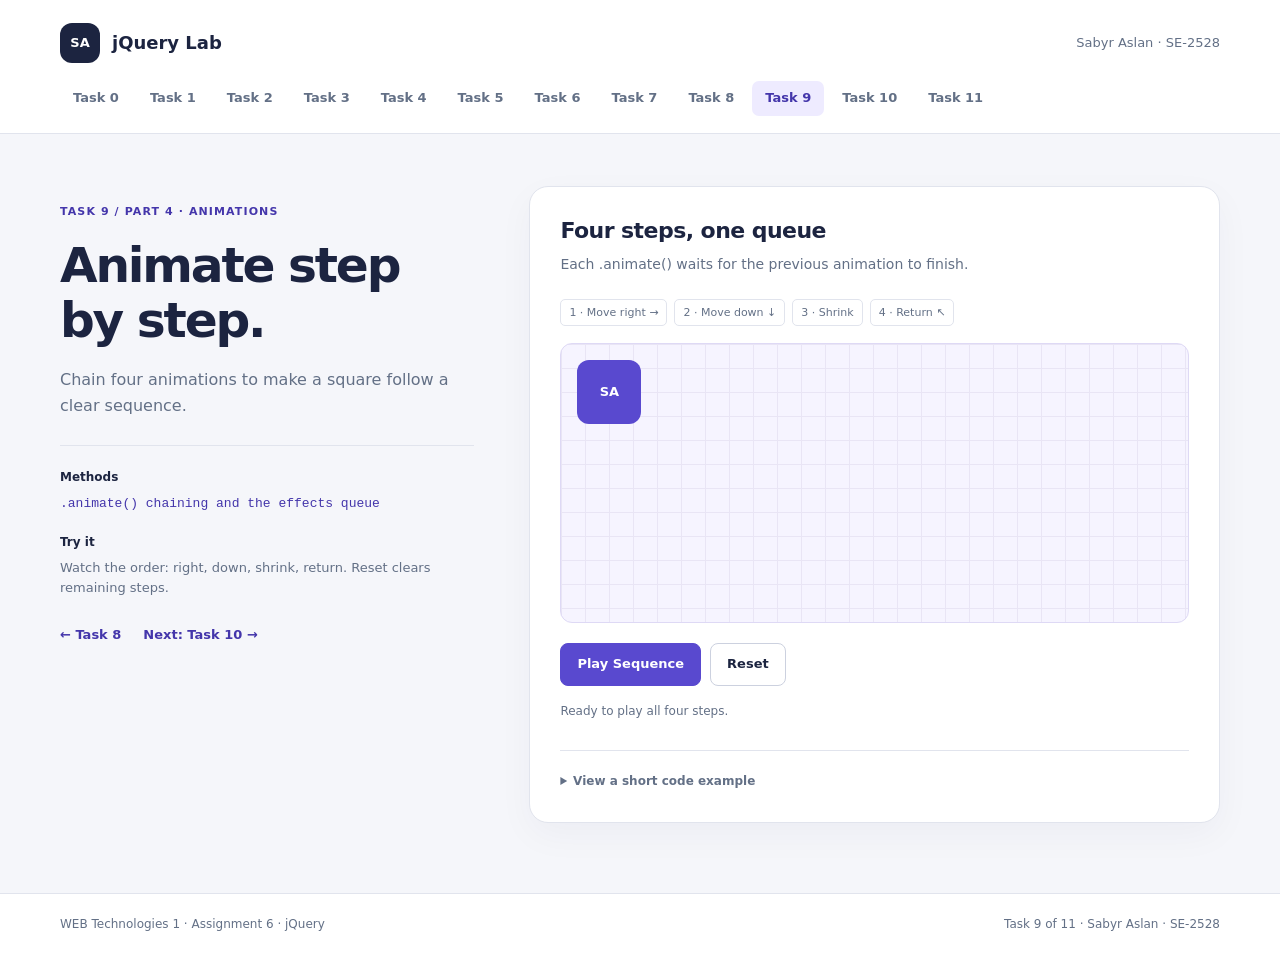
<file: task9.html>
<!doctype html>
<html lang="en">
<head>
  <meta charset="utf-8">
  <meta name="viewport" content="width=device-width, initial-scale=1">
  <meta name="description" content="Assignment 6, Task 9: Sequence. jQuery lab by Sabyr Aslan, SE-2528.">
  <title>Task 9: Sequence | jQuery Lab</title>
  <link rel="stylesheet" href="styles.css">
  <script src="https://code.jquery.com/jquery-3.7.1.min.js" integrity="sha256-/JqT3SQfawRcv/BIHPThkBvs0OEvtFFmqPF/lYI/Cxo=" crossorigin="anonymous" defer></script>
  <script src="scripts/common.js" defer></script>
  <script src="scripts/task9.js" defer></script>
</head>
<body>
  <a class="skip-link" href="#main">Skip to content</a>
  <header class="site-header"><div class="container">
    <div class="header-top"><a class="brand" href="index.html"><span class="brand-mark">SA</span> jQuery Lab</a><p class="student">Sabyr Aslan · SE-2528</p></div>
    <nav class="site-nav" aria-label="Assignment tasks">
        <a href="index.html" title="Setup">Task 0</a>
        <a href="task1.html" title="Selectors &amp; CSS">Task 1</a>
        <a href="task2.html" title="Visibility">Task 2</a>
        <a href="task3.html" title="Fade effects">Task 3</a>
        <a href="task4.html" title="Slide effects">Task 4</a>
        <a href="task5.html" title="Add &amp; remove">Task 5</a>
        <a href="task6.html" title="Attributes">Task 6</a>
        <a href="task7.html" title="Live form">Task 7</a>
        <a href="task8.html" title="Basic animation">Task 8</a>
        <a href="task9.html" aria-current="page" title="Sequence">Task 9</a>
        <a href="task10.html" title="Combined animation">Task 10</a>
        <a href="task11.html" title="Image gallery">Task 11</a>
    </nav>
  </div></header>
  <main class="page-main container" id="main">
    <p class="library-error" id="library-error" role="alert" hidden>jQuery could not load from its CDN. Check your internet connection and reload this page.</p>
    <div class="page-layout">
      <section class="page-copy" aria-labelledby="page-title">
        <p class="eyebrow">Task 9 / Part 4 · Animations</p>
        <h1 id="page-title">Animate step by step.</h1>
        <p class="lede">Chain four animations to make a square follow a clear sequence.</p>
        <dl class="task-detail"><dt>Methods</dt><dd><code>.animate() chaining and the effects queue</code></dd><dt>Try it</dt><dd>Watch the order: right, down, shrink, return. Reset clears remaining steps.</dd></dl>
        <nav class="pager" aria-label="Previous and next tasks"><a href="task8.html">← Task 8</a><a href="task10.html">Next: Task 10 →</a></nav>
      </section>
      <section class="demo-panel" aria-labelledby="demo-title">
        <h2 id="demo-title">Four steps, one queue</h2>
        <p class="panel-lead">Each .animate() waits for the previous animation to finish.</p>
        <ol class="sequence-steps" aria-label="Animation sequence"><li>1 · Move right →</li><li>2 · Move down ↓</li><li>3 · Shrink</li><li>4 · Return ↖</li></ol><div class="animation-stage" id="animation-stage" aria-label="Animation area"><div class="animated-box" id="animation-box" aria-label="Animated purple square">SA</div></div><div class="button-row"><button type="button" id="play-sequence">Play Sequence</button><button type="button" class="secondary" id="reset-box">Reset</button></div><p class="status" id="animation-status" role="status">Ready to play all four steps.</p>
        <details class="example"><summary>View a short code example</summary><pre><code>$(&quot;#animation-box&quot;)
  .animate({ left: 200 }, 500)
  .animate({ top: 180 }, 500)
  .animate({ width: 36, height: 36 }, 400)
  .animate({ left: 16, top: 16, width: 64, height: 64 }, 600);</code></pre></details>
        <noscript><p class="status">Enable JavaScript to use the interactive demo.</p></noscript>
      </section>
    </div>
  </main>
  <footer class="site-footer"><div class="container footer-inner"><p>WEB Technologies 1 · Assignment 6 · jQuery</p><p>Task 9 of 11 · Sabyr Aslan · SE-2528</p></div></footer>
</body>
</html>
</file>
<file: styles.css>
:root {
  color-scheme: light;
  --ink: #1c2440;
  --muted: #637086;
  --accent: #5949cf;
  --accent-dark: #4436ab;
  --line: #e1e4ed;
  --paper: #ffffff;
  --background: #f5f6fa;
}
* { box-sizing: border-box; }
body { display: flex; flex-direction: column; min-height: 100vh; margin: 0; background: var(--background); color: var(--ink); font-family: system-ui, -apple-system, BlinkMacSystemFont, "Segoe UI", sans-serif; line-height: 1.6; }
a { color: var(--accent-dark); }
button, input { font: inherit; }
a:focus-visible, button:focus-visible, input:focus-visible, dialog:focus-visible { outline: 3px solid var(--accent); outline-offset: 4px; }
.container { width: min(1160px, calc(100% - 40px)); margin-inline: auto; }
.skip-link { position: absolute; top: -80px; left: 20px; z-index: 10; padding: 10px 16px; background: var(--ink); color: white; }
.skip-link:focus { top: 10px; }
.site-header { border-bottom: 1px solid var(--line); background: var(--paper); }
.header-top { display: flex; align-items: center; justify-content: space-between; flex-wrap: wrap; gap: 16px; padding-block: 23px 18px; }
.brand { display: inline-flex; align-items: center; gap: 12px; color: var(--ink); font-size: 18px; font-weight: 750; text-decoration: none; }
.brand-mark { display: grid; place-items: center; width: 40px; height: 40px; border-radius: 12px; background: var(--ink); color: white; font-size: 13px; }
.student { margin: 0; color: var(--muted); font-size: 13px; }
.site-nav { display: flex; flex-wrap: wrap; gap: 5px; padding-bottom: 17px; }
.site-nav a { padding: 7px 13px; border-radius: 7px; color: var(--muted); font-size: 13px; font-weight: 650; text-decoration: none; }
.site-nav a:hover, .site-nav a[aria-current="page"] { background: #eeebff; color: var(--accent-dark); }
.page-main { flex: 1; padding-block: 52px 70px; }
.page-layout { display: grid; grid-template-columns: minmax(0, .75fr) minmax(0, 1.25fr); align-items: start; gap: 55px; }
.page-copy { padding-top: 17px; }
.eyebrow { margin: 0 0 18px; color: var(--accent-dark); font-size: 11px; font-weight: 800; letter-spacing: .1em; text-transform: uppercase; }
h1 { margin: 0 0 20px; font-size: clamp(34px, 3.8vw, 49px); font-weight: 750; letter-spacing: -.045em; line-height: 1.12; }
h2 { margin: 0 0 8px; font-size: 22px; letter-spacing: -.025em; line-height: 1.3; }
h3 { margin: 0 0 8px; font-size: 17px; }
p { margin-top: 0; }
.lede { margin-bottom: 26px; color: var(--muted); font-size: 16px; }
.task-detail { margin: 0; padding-top: 22px; border-top: 1px solid var(--line); }
.task-detail dt { margin-bottom: 6px; font-size: 12px; font-weight: 750; }
.task-detail dd { margin: 0 0 18px; color: var(--muted); font-size: 13px; overflow-wrap: anywhere; }
.task-detail code { color: var(--accent-dark); }
.pager { display: flex; flex-wrap: wrap; gap: 12px 22px; margin-top: 26px; }
.pager a { font-size: 13px; font-weight: 700; text-decoration: none; }
.pager a:hover { text-decoration: underline; }
.demo-panel { min-width: 0; padding: 30px; border: 1px solid var(--line); border-radius: 19px; background: var(--paper); box-shadow: 0 12px 36px rgb(28 36 64 / 4%); }
.panel-lead { margin-bottom: 23px; color: var(--muted); font-size: 14px; }
.button-row { display: flex; align-items: center; flex-wrap: wrap; gap: 9px; margin-top: 20px; }
button { min-height: 43px; padding: 10px 16px; border: 1px solid var(--accent); border-radius: 8px; background: var(--accent); color: white; font-size: 13px; font-weight: 650; cursor: pointer; }
button:hover { border-color: var(--accent-dark); background: var(--accent-dark); }
button.secondary { border-color: #ccd1df; background: white; color: var(--ink); }
button.secondary:hover { background: var(--background); }
button:disabled { opacity: .45; cursor: not-allowed; }
.demo-surface { min-height: 170px; padding: 23px; border: 1px solid #e4e0f8; border-radius: 12px; background: #f3f1ff; overflow-wrap: anywhere; }
.demo-surface > :last-child { margin-bottom: 0; }
.status { min-height: 22px; margin: 16px 0 0; color: var(--muted); font-size: 12px; overflow-wrap: anywhere; }
.status[data-state="success"] { color: #236b52; }
.status[data-state="error"] { color: #a52f47; }
.example { margin-top: 26px; padding-top: 21px; border-top: 1px solid var(--line); }
.example summary { color: var(--muted); font-size: 12px; font-weight: 700; cursor: pointer; }
pre { margin: 12px 0 0; padding: 18px; overflow-x: auto; border-radius: 10px; background: #1c2440; color: #e9e5ff; font: 12px/1.8 Consolas, "Courier New", monospace; white-space: pre-wrap; overflow-wrap: anywhere; }
code { font-family: Consolas, "Courier New", monospace; }
.library-error { margin-top: 0; margin-bottom: 24px; padding: 16px; border: 1px solid #e9bdc5; border-radius: 9px; background: #fff1f4; color: #92253b; font-size: 14px; }
.ready-result { display: flex; align-items: center; gap: 12px; margin-bottom: 14px; font-weight: 700; }
.ready-dot { width: 11px; height: 11px; border-radius: 50%; background: #9ba5b8; }
.ready-dot.is-ready { background: #329578; box-shadow: 0 0 0 5px #e3f5ed; }
.mini-label { margin-bottom: 5px; color: var(--muted); font-size: 11px; text-transform: uppercase; letter-spacing: .08em; }
.selector-block + .selector-block { margin-top: 19px; padding-top: 18px; border-top: 1px solid #dcd6f5; }
.selector-text { margin: 0; }
.method-buttons { display: grid; grid-template-columns: repeat(2, minmax(0, 1fr)); gap: 9px; margin-top: 20px; }
.method-buttons button { padding-inline: 10px; }
.effect-frame { min-height: 180px; padding: 18px; border: 1px dashed #cfd5e2; border-radius: 12px; background: #fafbfe; }
.effect-frame p { margin: 0; padding: 18px; border-radius: 9px; background: #eeebff; font-size: 16px; }
.image-frame { display: grid; place-items: center; min-height: 250px; overflow: hidden; border: 1px solid var(--line); border-radius: 12px; background: #f1f4f9; }
.demo-image { display: block; width: 100%; height: auto; aspect-ratio: 16 / 10; object-fit: cover; }
figure { margin: 0; }
figcaption { margin-top: 9px; color: var(--muted); font-size: 12px; }
.slide-frame { min-height: 220px; border: 1px dashed #cfd5e2; border-radius: 12px; background: #fafbfe; }
.slide-panel { padding: 25px; border-radius: 11px; background: #eeebff; }
.slide-panel p { margin-bottom: 12px; color: #555777; font-size: 14px; }
.slide-panel ul { margin: 0; padding-left: 21px; font-size: 13px; }
.item-entry { display: flex; flex-wrap: wrap; gap: 9px; }
.item-entry input { flex: 1 1 180px; }
label { display: block; margin-bottom: 7px; font-size: 13px; font-weight: 700; }
input[type="text"], input[type="email"] { width: 100%; min-width: 0; min-height: 44px; padding: 10px 12px; border: 1px solid #ccd1df; border-radius: 8px; background: white; color: var(--ink); font-size: 14px; }
input:focus { border-color: var(--accent); }
.item-list { display: grid; gap: 9px; margin: 19px 0 0; padding: 0; list-style: none; }
.item-list li { padding: 12px 15px; border: 1px solid var(--line); border-radius: 8px; background: var(--background); font-size: 14px; overflow-wrap: anywhere; }
.empty-state { margin: 19px 0 0; padding: 25px; border: 1px dashed #ccd1df; border-radius: 9px; color: var(--muted); text-align: center; font-size: 13px; }
.attribute-link { display: inline-block; margin-top: 16px; font-size: 14px; font-weight: 650; }
.attribute-readout { margin: 6px 0 0; color: var(--muted); font-size: 12px; overflow-wrap: anywhere; }
.field-grid { display: grid; grid-template-columns: repeat(2, minmax(0, 1fr)); gap: 16px; }
.live-preview { margin-top: 22px; padding: 20px; border: 1px solid var(--line); border-radius: 11px; background: var(--background); }
.live-preview dl { display: grid; grid-template-columns: 60px minmax(0, 1fr); gap: 10px 14px; margin: 0; font-size: 14px; }
.live-preview dt { color: var(--muted); }
.live-preview dd { margin: 0; white-space: pre-wrap; overflow-wrap: anywhere; }
.animation-stage { position: relative; height: 280px; overflow: hidden; border: 1px solid #ded9f5; border-radius: 12px; background-color: #f6f4ff; background-image: linear-gradient(#e9e5f5 1px, transparent 1px), linear-gradient(90deg, #e9e5f5 1px, transparent 1px); background-size: 24px 24px; }
.animated-box { position: absolute; left: 16px; top: 16px; display: grid; place-items: center; width: 64px; height: 64px; border-radius: 12px; background: var(--accent); color: white; font-size: 13px; font-weight: 750; }
.sequence-steps { display: flex; flex-wrap: wrap; gap: 7px; margin: 0 0 17px; padding: 0; list-style: none; color: var(--muted); font-size: 11px; }
.sequence-steps li { padding: 4px 8px; border: 1px solid var(--line); border-radius: 5px; }
.gallery-grid { display: grid; grid-template-columns: repeat(2, minmax(0, 1fr)); gap: 13px; min-height: 150px; margin-top: 20px; }
.gallery-thumbnail { min-width: 0; padding: 0; overflow: hidden; border: 1px solid var(--line); border-radius: 10px; background: white; color: var(--ink); text-align: left; }
.gallery-thumbnail:hover { border-color: var(--accent); background: #f6f4ff; }
.gallery-thumbnail img { display: block; width: 100%; height: auto; aspect-ratio: 16 / 10; object-fit: cover; }
.gallery-thumbnail span { display: block; padding: 11px 12px; font-size: 13px; }
.image-dialog { width: min(850px, calc(100% - 28px)); max-height: calc(100vh - 40px); padding: 20px; overflow-y: auto; border: 0; border-radius: 16px; color: var(--ink); background: white; }
.image-dialog::backdrop { background: rgb(16 23 43 / 75%); }
.dialog-bar { display: flex; align-items: center; justify-content: space-between; gap: 16px; margin-bottom: 14px; }
.dialog-bar h2 { margin: 0; font-size: 19px; }
.dialog-image-frame { display: grid; place-items: center; min-height: 180px; }
.dialog-image-frame img { display: block; width: 100%; height: auto; max-height: 65vh; object-fit: contain; border-radius: 10px; }
.dialog-caption { margin: 12px 0 0; color: var(--muted); font-size: 13px; }
.site-footer { border-top: 1px solid var(--line); background: var(--paper); }
.footer-inner { display: flex; justify-content: space-between; flex-wrap: wrap; gap: 8px 20px; padding-block: 21px; color: var(--muted); font-size: 12px; }
.footer-inner p { margin: 0; }
[hidden] { display: none !important; }
@media (max-width: 991px) { .page-layout { gap: 28px; } .demo-panel { padding: 24px; } .site-nav a { padding-inline: 11px; } }
@media (max-width: 767px) {
  .container { width: calc(100% - 32px); }
  .header-top { padding-top: 18px; gap: 10px; }
  .site-nav { gap: 3px; }
  .site-nav a { padding: 6px 10px; font-size: 12px; }
  .page-main { padding-block: 30px 45px; }
  .page-layout { grid-template-columns: 1fr; gap: 26px; }
  .page-copy { padding-top: 0; }
  h1 { max-width: 600px; font-size: clamp(32px, 8vw, 44px); }
  .lede { margin-bottom: 20px; }
  .task-detail { display: grid; grid-template-columns: 75px minmax(0, 1fr); gap: 8px; padding-top: 16px; }
  .task-detail dd { margin-bottom: 0; }
  .pager { margin-top: 20px; }
  .demo-panel { padding: 23px; border-radius: 15px; }
  .image-frame { min-height: 180px; }
}
@media (max-width: 380px) { .demo-panel { padding: 18px; } .field-grid, .method-buttons { grid-template-columns: 1fr; } .gallery-grid { gap: 9px; } .gallery-thumbnail span { padding: 9px; font-size: 12px; } }
@media (prefers-reduced-motion: reduce) { *, *::before, *::after { scroll-behavior: auto !important; } }
</file>
